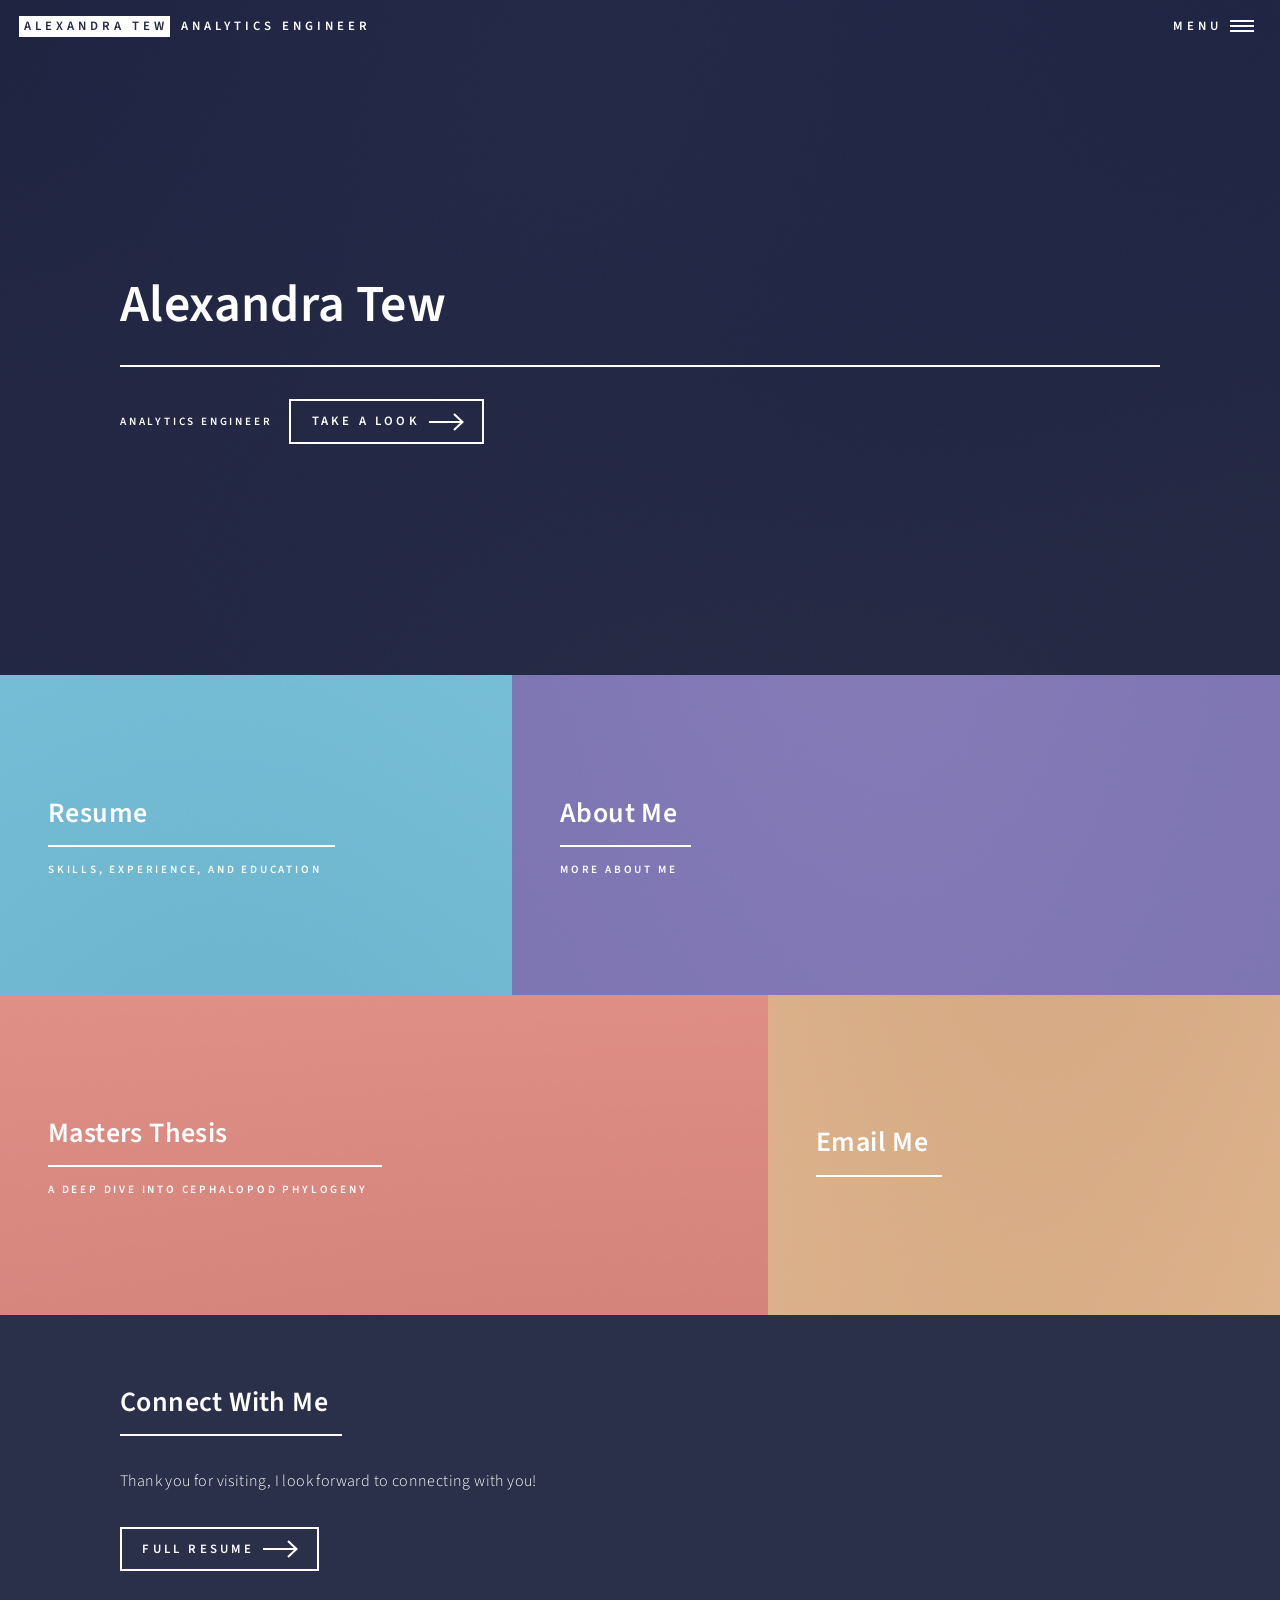
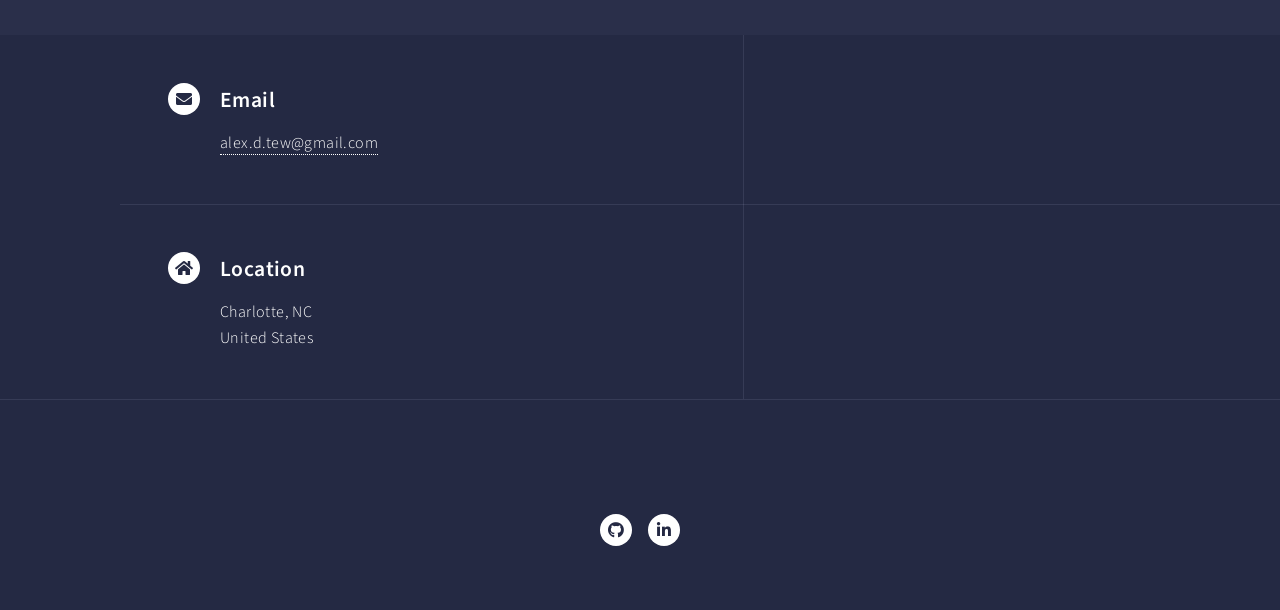
<file: index.html>
<!DOCTYPE HTML>
<html>
	<style>	  
	    #header .icons {
	      display: inline-block;
	      list-style: none;
	      padding: 0;
	    }
	  
	    #header .icons li {
	      display: inline-block;
	      margin-right: 10px; /* Adjust the margin-right value as needed */
	    }
	</style>
	<head>
		<title>Resume of Alexandra Tew</title>
		<meta charset="utf-8" />
		<meta name="viewport" content="width=device-width, initial-scale=1, user-scalable=no" />
		<link rel="stylesheet" href="assets/css/main.css" />
		<noscript><link rel="stylesheet" href="assets/css/noscript.css" /></noscript>
	</head>
	<body class="is-preload">

		<!-- Wrapper -->
			<div id="wrapper">

				<!-- Header -->
					<header id="header" class="alt">
						<a href="index.html" class="logo"><strong>Alexandra Tew</strong> <span>Analytics Engineer</span></a>
						<nav>
							<a href="#menu">Menu</a>
						</nav>
					</header>

				<!-- Menu -->
					<nav id="menu">
						<ul class="links">
							<li><a href="index.html">Home</a></li>
							<li><a href="resume.html">Resume</a></li>
							<li><a href="aboutme.html">About Me</a></li>
							<li><a href="thesis.html">Masters Thesis</a></li>
						</ul>
					</nav>

				<!-- Banner -->
					<section id="banner" class="major">
						<div class="inner">
							<header class="major">
								<h1>Alexandra Tew</h1>
							</header>
							<div class="content">
								<p>Analytics Engineer</p>
								<ul class="actions">
									<li><a href="#one" class="button next scrolly">Take a Look</a></li>
								</ul>
							</div>
						</div>
					</section>

				<!-- Main -->
					<div id="main">

						<!-- One -->
							<section id="one" class="tiles">
								<article>
									<span class="image">
										<img src="images/pic01.jpg" alt="" />
									</span>
									<header class="major">
										<h3><a href="resume.html" class="link">Resume</a></h3>
										<p>Skills, Experience, and Education</p>
									</header>
								</article>
								<article>
									<span class="image">
										<img src="images/pic02.jpg" alt="" />
									</span>
									<header class="major">
										<h3><a href="aboutme.html" class="link">About Me</a></h3>
										<p>More about me</p>
									</header>
								</article>
								<article>
									<span class="image">
										<img src="images/pic03.jpg" alt="" />
									</span>
									<header class="major">
										<h3><a href="thesis.html" class="link">Masters Thesis</a></h3>
										<p>A deep dive into cephalopod phylogeny</p>
									</header>
								</article>
								<article>
									<span class="image">
										<img src="images/pic04.jpg" alt="" />
									</span>
									<header class="major">
										<h3><a href="mailto:alex.d.tew@gmail.com">Email Me</a></h3>
									</header>
								</article>
							</section>

						<!-- Two  -->
							<section id="two">
								<div class="inner">
									<header class="major">
										<h2>Connect With Me</h2>
									</header>
									<p>Thank you for visiting, I look forward to connecting with you!</p></p>
									<ul class="actions">
										<li><a href="resume.html" class="button next">Full Resume</a></li>
									</ul> 
								</div>
							</section>

					</div>

				<!-- Contact -->
					<section id="contact">
						<div class="inner">
							<section class="split">
								<section>
									<div class="contact-method">
										<span class="icon solid alt fa-envelope"></span>
										<h3>Email</h3>
										<a href="#">alex.d.tew@gmail.com</a>
									</div>
								</section>
								<section>
									<div class="contact-method">
										<span class="icon solid alt fa-home"></span>
										<h3>Location</h3>
										<span>Charlotte, NC<br />
										United States</span>
									</div>
								</section>
							</section>
						</div>
					</section>

				<!-- Footer -->
				<style>
					#footer {
						text-align: center;
						margin-top: 50px; /* Adjust the margin-top value as needed */
					}
					#footer .inner {
						display: flex;
						justify-content: center;  /* Centers all icons horizontally */
						align-items: center;  /* Ensures vertical alignment */
						gap: 15px;  /* Adds space between icons */
					}
					
					.icons {
						display: flex; /* Ensures icons are evenly spaced */
						justify-content: center;
						align-items: center;
						padding: 0;
						list-style: none;
					}
					
					.icons li {
						display: flex;
						align-items: center;
						justify-content: center;
					}

					.icons li a[href*="tableau.com"]{
						display: flex;
						align-items: center;
						justify-content: center;
						text-decoration: none !important;
						border-bottom: none !important;
						outline: none !important;
					}
					
					.icons li a img.tableau-icon {
						display: inline-block;
						border: none !important; /* Ensures it doesn’t behave like text */
						text-decoration: none !important;
						border-bottom: none !important;
					}	

					.tableau-icon {
						width: 90px; /* Adjust size as needed */
						height: auto;
						display: inline-block; /* Matches Font Awesome behavior */
						text-decoration: none !important;
						border-bottom: none !important;
					}
				</style>
				<footer id="footer">
					<div class="inner">
						<ul class="icons">
							<li>
								<a href="https://github.com/AlexandraTew" target= "_blank" class="icon brands alt fa-github"><span class="label">GitHub</span></a>
							</li>
							<li>
								<a href="https://www.linkedin.com/in/alexandratew/" target= "_blank" class="icon brands alt fa-linkedin-in"><span class="label">LinkedIn</span></a>
							</li>
						</ul>	
					</div>
				</footer>					
			</div>

		<!-- Scripts -->
			<script src="assets/js/jquery.min.js"></script>
			<script src="assets/js/jquery.scrolly.min.js"></script>
			<script src="assets/js/jquery.scrollex.min.js"></script>
			<script src="assets/js/browser.min.js"></script>
			<script src="assets/js/breakpoints.min.js"></script>
			<script src="assets/js/util.js"></script>
			<script src="assets/js/main.js"></script>

	</body>
</html>
</file>
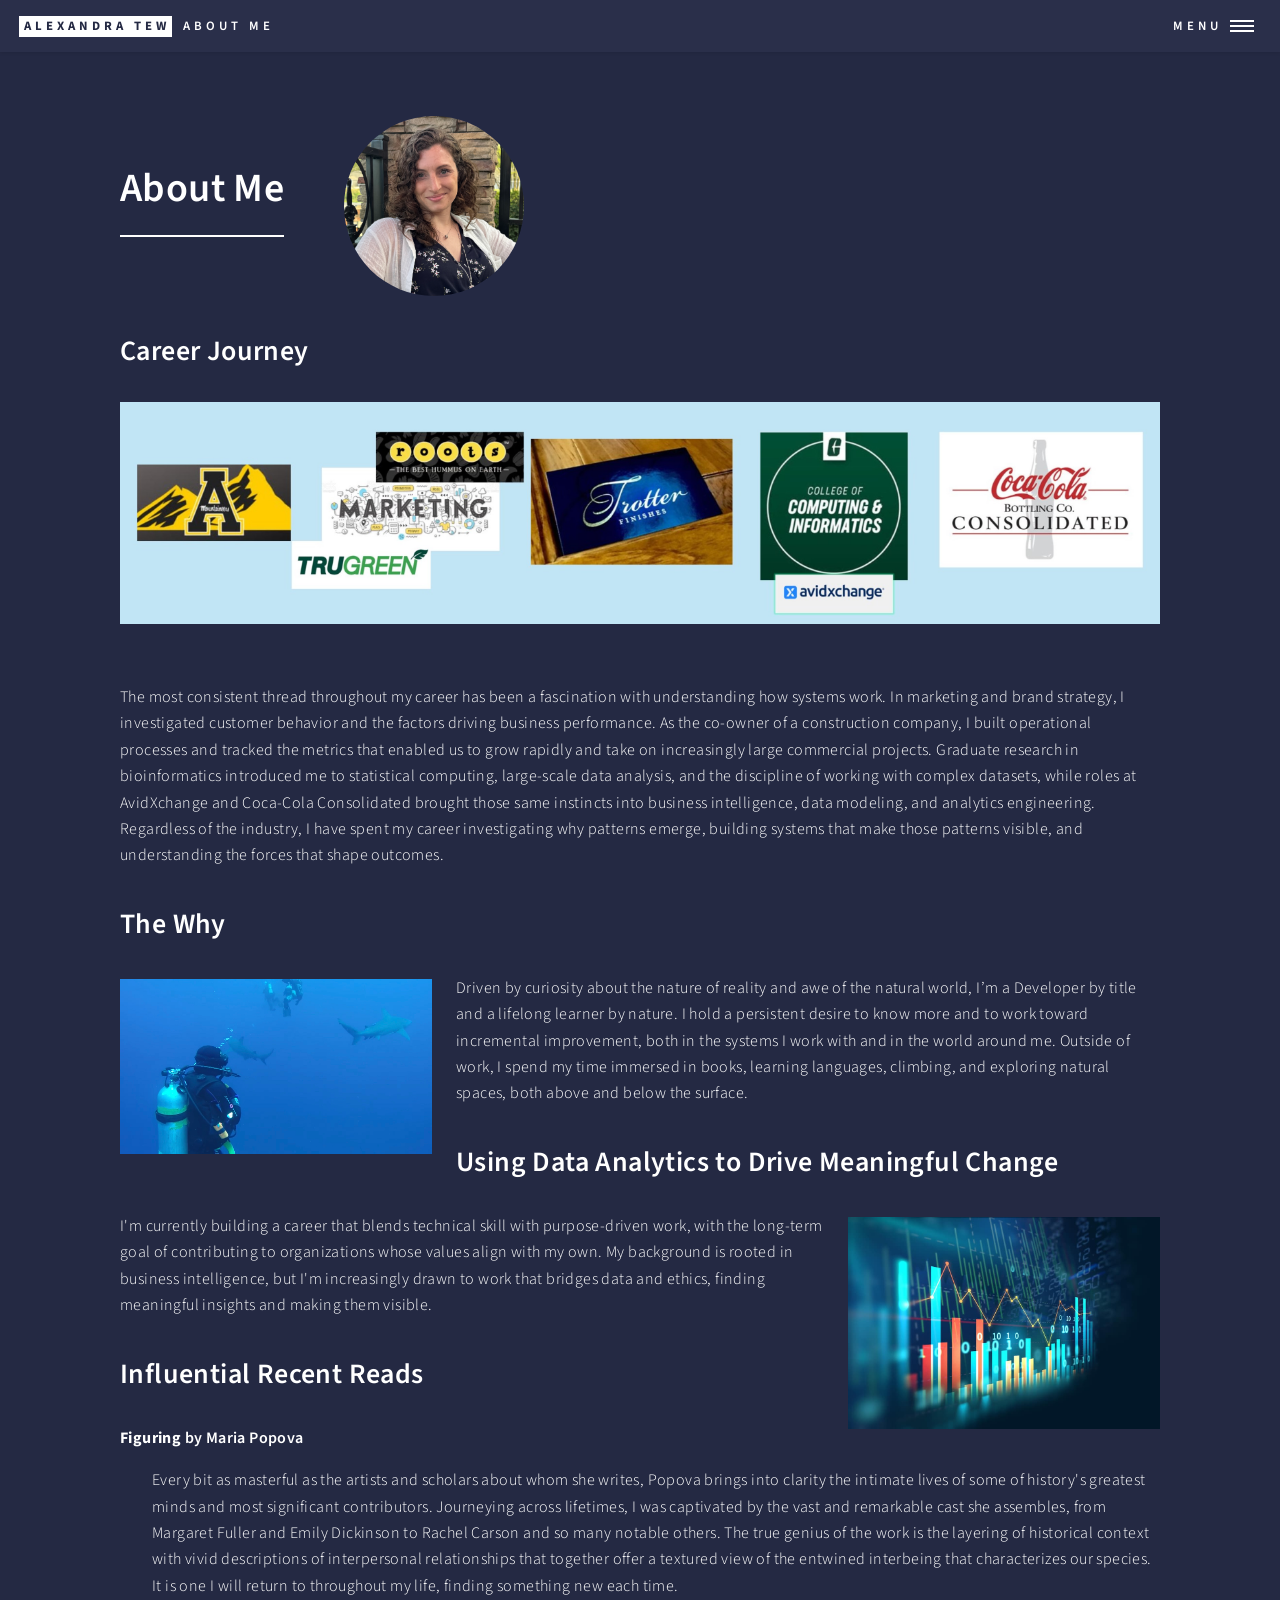
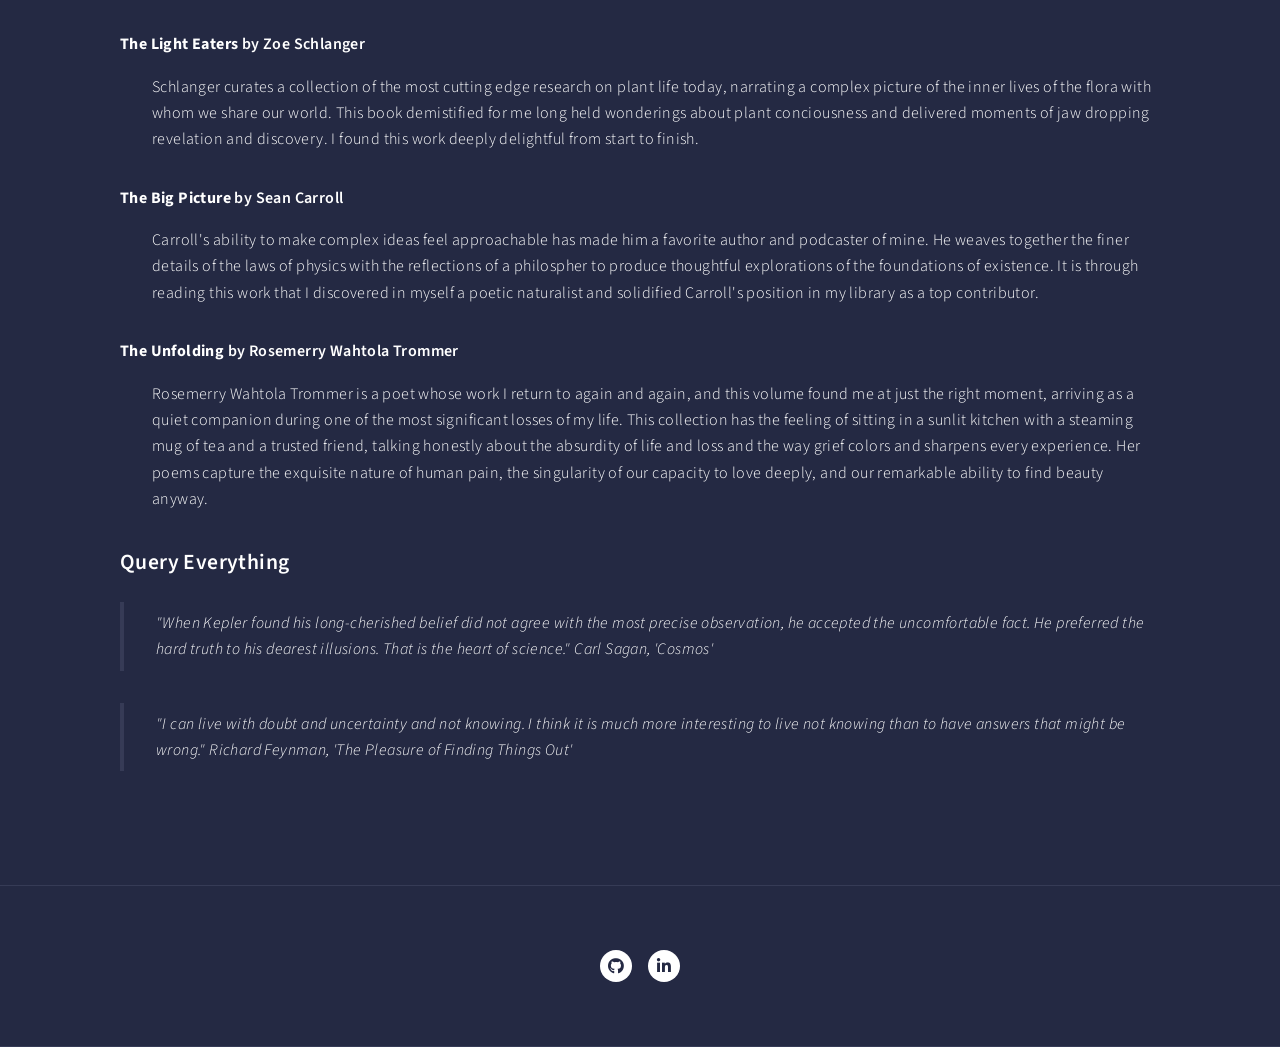
<file: aboutme.html>
<!DOCTYPE HTML>
<html>
	<head>
		<title>About Me Alexandra Tew</title>
		<meta charset="utf-8" />
		<meta name="viewport" content="width=device-width, initial-scale=1, user-scalable=no" />
		<link rel="stylesheet" href="assets/css/main.css" />
		<noscript><link rel="stylesheet" href="assets/css/noscript.css" /></noscript>
	</head>
	<body class="is-preload">

	<!-- Wrapper -->
		<div id="wrapper">

			<!-- Header -->
				<header id="header">
					<a href="index.html" class="logo"><strong>Alexandra Tew</strong> <span>About Me</span></a>
					<nav>
						<a href="#menu">Menu</a>
					</nav>
				</header>

			<!-- Menu -->
				<nav id="menu">
					<ul class="links">
						<li><a href="index.html">Home</a></li>
						<li><a href="resume.html">Resume</a></li>
						<li><a href="aboutme.html">About Me</a></li>
						<li><a href="thesis.html">Masters Thesis</a></li>
					</ul>
				</nav>

			<!-- Main -->
				<div id="main" class="alt">

					<!-- Elements -->
					<section id="one">
						<div class="inner">
							<header class="major" style="display: flex; align-items: center; justify-content: space-between;">
								<h1>About Me</h1>
								<img src="images/headshot.jpeg" alt="Alexandra Tew" style="width: 180px; height: 180px; object-fit: cover; border-radius: 50%; flex-shrink: 0; margin-left: 60px;" />
							</header>

						<!-- <div class="inner">
							<!-- <div class="row gtr-200"> -->
							<!-- <header class="major">
								<h1>About Me</h1>
								<img src="images/headshot.jpeg" alt="Alexandra Tew" style="position: absolute; top: 0; right: 0; width: 120px; height: 120px; object-fit: cover; border-radius: 50%;" />
							</header> -->

							<div class="col-6 col-12-medium">
								
								<!-- Image -->
								<h2>Career Journey</h2>
								<p><span class="image center"><img src="images/careerjourneyblue.jpg" alt="Career Journey" style="width: 100%; height: auto; display: block; margin: 0 auto 20px auto;"/>
									<p>The most consistent thread throughout my career has been a fascination with understanding how systems work. In marketing and brand strategy, I investigated customer behavior and the factors driving business performance. As the co-owner of a construction company, I built operational processes and tracked the metrics that enabled us to grow rapidly and take on increasingly large commercial projects. Graduate research in bioinformatics introduced me to statistical computing, large-scale data analysis, and the discipline of working with complex datasets, while roles at AvidXchange and Coca-Cola Consolidated brought those same instincts into business intelligence, data modeling, and analytics engineering. Regardless of the industry, I have spent my career investigating why patterns emerge, building systems that make those patterns visible, and understanding the forces that shape outcomes.</p>
									
								<div>	
									<h2>The Why</h2>
									<p><span class="image left"><img src="images/SharkDive.jpg" alt="" /></span>Driven by curiosity about the nature of reality and awe of the natural world, I’m a Developer by title and a lifelong learner by nature. I hold a persistent desire to know more and to work toward incremental improvement, both in the systems I work with and in the world around me. Outside of work, I spend my time immersed in books, learning languages, climbing, and exploring natural spaces, both above and below the surface. </p>
								</div>
								<div>
									<h2>Using Data Analytics to Drive Meaningful Change</h2>
									<p><span class="image right"><img src="images/datascience.jpg" alt="" /></span>I'm currently building a career that blends technical skill with purpose-driven work, with the long-term goal of contributing to organizations whose values align with my own. My background is rooted in business intelligence, but I'm increasingly drawn to work that bridges data and ethics, finding meaningful insights and making them visible.</p>
									</code></pre>
								</div>

								<!-- Text stuff -->
								<h2>Influential Recent Reads</h2>
								<dl>
									<dt><strong style="font-weight: bold;">Figuring</strong> by Maria Popova </dt>
									<dd>
										<p>Every bit as masterful as the artists and scholars about whom she writes, Popova brings into clarity the intimate lives of some of history's greatest minds and most significant contributors. Journeying across lifetimes, I was captivated by the vast and remarkable cast she assembles, from Margaret Fuller and Emily Dickinson to Rachel Carson and so many notable others. The true genius of the work is the layering of historical context with vivid descriptions of interpersonal relationships that together offer a textured view of the entwined interbeing that characterizes our species. It is one I will return to throughout my life, finding something new each time.</p>
									</dd>
									<dt><strong>The Light Eaters</strong> by Zoe Schlanger</dt>
									<dd>
										<p>Schlanger curates a collection of the most cutting edge research on plant life today, narrating a complex picture of the inner lives of the flora with whom we share our world. This book demistified for me long held wonderings about plant conciousness and delivered moments of jaw dropping revelation and discovery. I found this work deeply delightful from start to finish.</p>
									</dd>
									<dt><strong>The Big Picture</strong> by Sean Carroll</dt>
									<dd>
										<p>Carroll's ability to make complex ideas feel approachable has made him a favorite author and podcaster of mine. He weaves together the finer details of the laws of physics with the reflections of a philospher to produce thoughtful explorations of the foundations of existence. It is through reading this work that I discovered in myself a poetic naturalist and solidified Carroll's position in my library as a top contributor.</p>
									</dd>
									<dt><strong>The Unfolding</strong> by Rosemerry Wahtola Trommer</dt>
									<dd>
										<p>Rosemerry Wahtola Trommer is a poet whose work I return to again and again, and this volume found me at just the right moment, arriving as a quiet companion during one of the most significant losses of my life. This collection has the feeling of sitting in a sunlit kitchen with a steaming mug of tea and a trusted friend, talking honestly about the absurdity of life and loss and the way grief colors and sharpens every experience. Her poems capture the exquisite nature of human pain, the singularity of our capacity to love deeply, and our remarkable ability to find beauty anyway.</p>
									</dd>
								</dl>

								<!-- Blockquote -->
								<h3>Query Everything</h3>
								<blockquote>"When Kepler found his long-cherished belief did not agree with the most precise observation, he accepted the uncomfortable fact. He preferred the hard truth to his dearest illusions. That is the heart of science." Carl Sagan, 'Cosmos'</blockquote>
								<blockquote>"I can live with doubt and uncertainty and not knowing. I think it is much more interesting to live not knowing than to have answers that might be wrong." Richard Feynman, 'The Pleasure of Finding Things Out'</blockquote>
							</div>

						</div>
					</section>
					<!-- Footer -->
					<style>
						strong {
    						font-weight: bold;
						}

						#footer {
							text-align: center;
							margin-top: 50px; /* Adjust the margin-top value as needed */
						}
						#footer .inner {
							display: flex;
							justify-content: center;  /* Centers all icons horizontally */
							align-items: center;  /* Ensures vertical alignment */
							gap: 15px;  /* Adds space between icons */
						}
						
						.icons {
							display: flex; /* Ensures icons are evenly spaced */
							justify-content: center;
							align-items: center;
							padding: 0;
							list-style: none;
						}
						
						.icons li {
							display: flex;
							align-items: center;
							justify-content: center;
						}

						.icons li a[href*="tableau.com"]{
							display: flex;
							align-items: center;
							justify-content: center;
							text-decoration: none !important;
							border-bottom: none !important;
							outline: none !important;
						}
						
						.icons li a img.tableau-icon {
							display: inline-block;
							border: none !important; /* Ensures it doesn’t behave like text */
							text-decoration: none !important;
							border-bottom: none !important;
						}	

						.tableau-icon {
							width: 90px; /* Adjust size as needed */
							height: auto;
							display: inline-block; /* Matches Font Awesome behavior */
							text-decoration: none !important;
							border-bottom: none !important;
						}
					</style>
					<footer id="footer">
						<div class="inner">
							<ul class="icons">
								<li>
									<a href="https://github.com/AlexandraTew" target= "_blank" class="icon brands alt fa-github"><span class="label">GitHub</span></a>
								</li>
								<li>
									<a href="https://www.linkedin.com/in/alexandratew/" target= "_blank" class="icon brands alt fa-linkedin-in"><span class="label">LinkedIn</span></a>
								</li>
							</ul>	
						</div>
					</footer>					
				</div>
		</div>

			<!-- Scripts -->
				<script src="assets/js/jquery.min.js"></script>
				<script src="assets/js/jquery.scrolly.min.js"></script>
				<script src="assets/js/jquery.scrollex.min.js"></script>
				<script src="assets/js/browser.min.js"></script>
				<script src="assets/js/breakpoints.min.js"></script>
				<script src="assets/js/util.js"></script>
				<script src="assets/js/main.js"></script>
	</body>
</html>
</file>
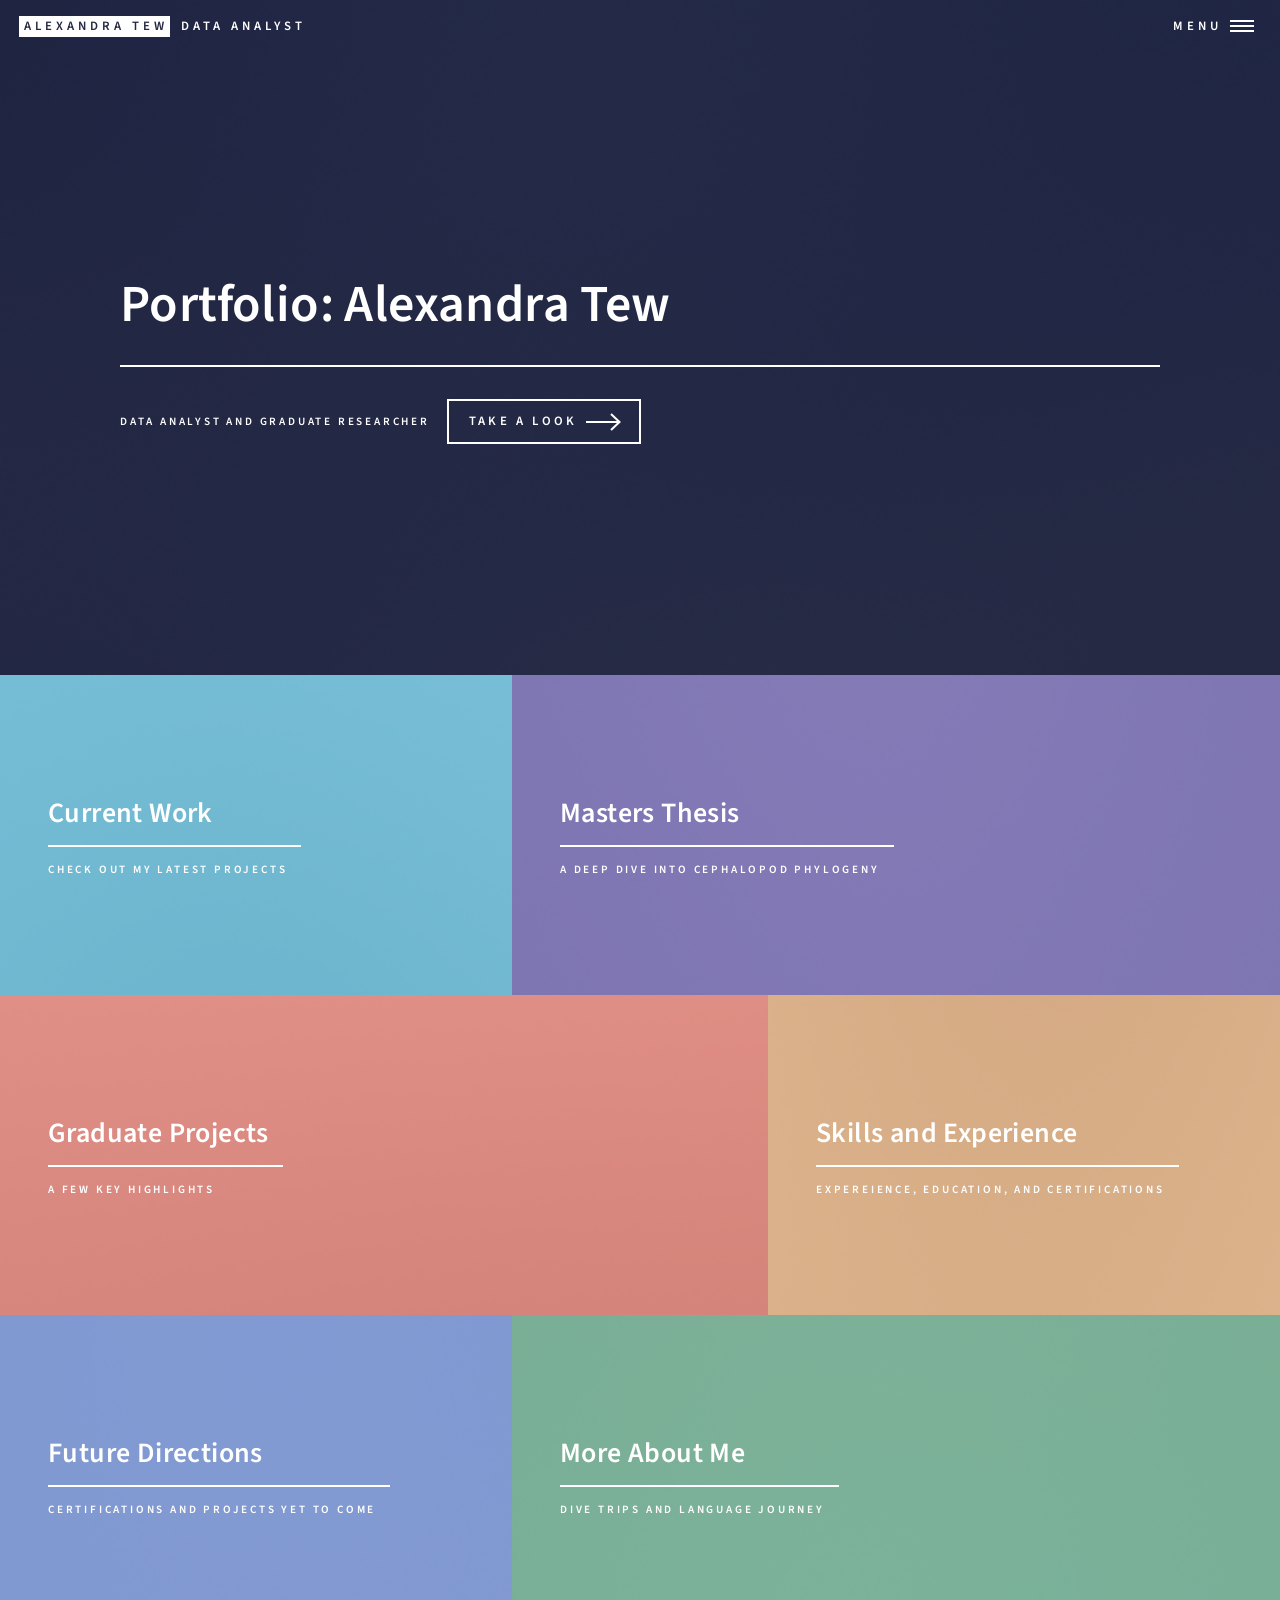
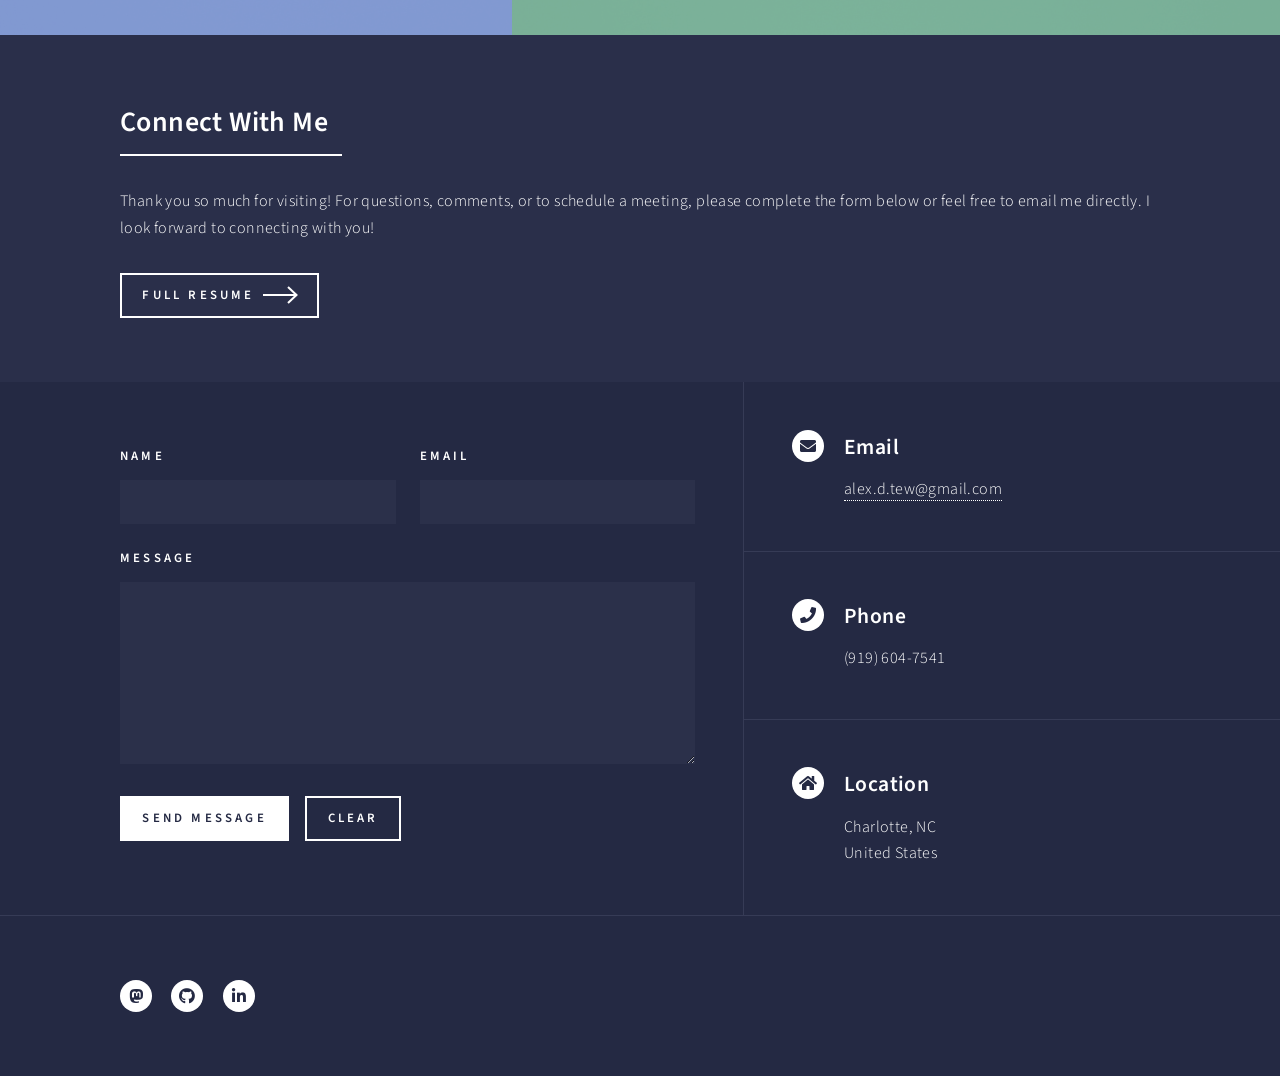
<file: futureindex.html>
<!DOCTYPE HTML>
<html>
	<head>
		<title>Portfolio of Alexandra Tew</title>
		<meta charset="utf-8" />
		<meta name="viewport" content="width=device-width, initial-scale=1, user-scalable=no" />
		<link rel="stylesheet" href="assets/css/main.css" />
		<noscript><link rel="stylesheet" href="assets/css/noscript.css" /></noscript>
	</head>
	<body class="is-preload">

		<!-- Wrapper -->
			<div id="wrapper">

				<!-- Header -->
					<header id="header" class="alt">
						<a href="index.html" class="logo"><strong>Alexandra Tew</strong> <span>Data Analyst</span></a>
						<nav>
							<a href="#menu">Menu</a>
						</nav>
					</header>

				<!-- Menu -->
					<nav id="menu">
						<ul class="links">
							<li><a href="index.html">Home</a></li>
							<li><a href="resume2.html">Resume</a></li>
							<li><a href="generic.html">Current Projects</a></li>
							<li><a href="thesis.html">Masters Thesis</a></li>
						</ul>
					</nav>

				<!-- Banner -->
					<section id="banner" class="major">
						<div class="inner">
							<header class="major">
								<h1>Portfolio: Alexandra Tew</h1>
							</header>
							<div class="content">
								<p>Data Analyst and Graduate Researcher</p>
								<ul class="actions">
									<li><a href="#one" class="button next scrolly">Take a Look</a></li>
								</ul>
							</div>
						</div>
					</section>

				<!-- Main -->
					<div id="main">

						<!-- One -->
							<section id="one" class="tiles">
								<article>
									<span class="image">
										<img src="images/pic01.jpg" alt="" />
									</span>
									<header class="major">
										<h3><a href="elements.html" class="link">Current Work</a></h3>
										<p>Check out my latest projects</p>
									</header>
								</article>
								<article>
									<span class="image">
										<img src="images/pic02.jpg" alt="" />
									</span>
									<header class="major">
										<h3><a href="cephalopods.html" class="link">Masters Thesis</a></h3>
										<p>A deep dive into Cephalopod Phylogeny</p>
									</header>
								</article>
								<article>
									<span class="image">
										<img src="images/pic03.jpg" alt="" />
									</span>
									<header class="major">
										<h3><a href="elements.html" class="link">Graduate Projects</a></h3>
										<p>A few key highlights</p>
									</header>
								</article>
								<article>
									<span class="image">
										<img src="images/pic04.jpg" alt="" />
									</span>
									<header class="major">
										<h3><a href="generic.html" class="link">Skills and Experience</a></h3>
										<p>Expereience, Education, and Certifications</p>
									</header>
								</article>
								<article>
									<span class="image">
										<img src="images/pic05.jpg" alt="" />
									</span>
									<header class="major">
										<h3><a href="landing.html" class="link">Future Directions</a></h3>
										<p>Certifications and projects yet to come</p>
									</header>
								</article>
								<article>
									<span class="image">
										<img src="images/pic06.jpg" alt="" />
									</span>
									<header class="major">
										<h3><a href="aboutme.html" class="link">More About Me</a></h3>
										<p>Dive Trips and Language Journey</p>
									</header>
								</article>
							</section>

						<!-- Two -->
							<section id="two">
								<div class="inner">
									<header class="major">
										<h2>Connect With Me</h2>
									</header>
									<p>Thank you so much for visiting! For questions, comments, or to schedule a meeting, please complete the form below or feel free to email me directly. I look forward to connecting with you!</p></p>
									<ul class="actions">
										<li><a href="resume.html" class="button next">Full Resume</a></li>
									</ul>
								</div>
							</section>

					</div>

				<!-- Contact -->
					<section id="contact">
						<div class="inner">
							<section>
								<form method="post" action="#">
									<div class="fields">
										<div class="field half">
											<label for="name">Name</label>
											<input type="text" name="name" id="name" />
										</div>
										<div class="field half">
											<label for="email">Email</label>
											<input type="text" name="email" id="email" />
										</div>
										<div class="field">
											<label for="message">Message</label>
											<textarea name="message" id="message" rows="6"></textarea>
										</div>
									</div>
									<ul class="actions">
										<li><input type="submit" value="Send Message" class="primary" name="submitBtn"/></li>
										<li><input type="reset" value="Clear" /></li>
									</ul>
								</form>
							</section>
							<section class="split">
								<section>
									<div class="contact-method">
										<span class="icon solid alt fa-envelope"></span>
										<h3>Email</h3>
										<a href="#">alex.d.tew@gmail.com</a>
									</div>
								</section>
								<section>
									<div class="contact-method">
										<span class="icon solid alt fa-phone"></span>
										<h3>Phone</h3>
										<span>(919) 604-7541</span>
									</div>
								</section>
								<section>
									<div class="contact-method">
										<span class="icon solid alt fa-home"></span>
										<h3>Location</h3>
										<span>Charlotte, NC<br />
										United States</span>
									</div>
								</section>
							</section>
						</div>
					</section>

				<!-- Footer -->
					<footer id="footer">
						<div class="inner">
							<ul class="icons">
								<li><a href="https://sigmoid.social/@AlexandraTew" target= "_blank" class="icon brands alt fa-mastodon"><span class="label">Mastodon</span></a></li>
								<li><a href="https://github.com/AlexandraTew" target= "_blank" class="icon brands alt fa-github"><span class="label">GitHub</span></a></li>
								<li><a href="https://www.linkedin.com/in/alexandratew/" target= "_blank" class="icon brands alt fa-linkedin-in"><span class="label">LinkedIn</span></a></li>
						</div>
					</footer>

			</div>

		<!-- Scripts -->
			<script src="assets/js/jquery.min.js"></script>
			<script src="assets/js/jquery.scrolly.min.js"></script>
			<script src="assets/js/jquery.scrollex.min.js"></script>
			<script src="assets/js/browser.min.js"></script>
			<script src="assets/js/breakpoints.min.js"></script>
			<script src="assets/js/util.js"></script>
			<script src="assets/js/main.js"></script>

	</body>
</html>
</file>
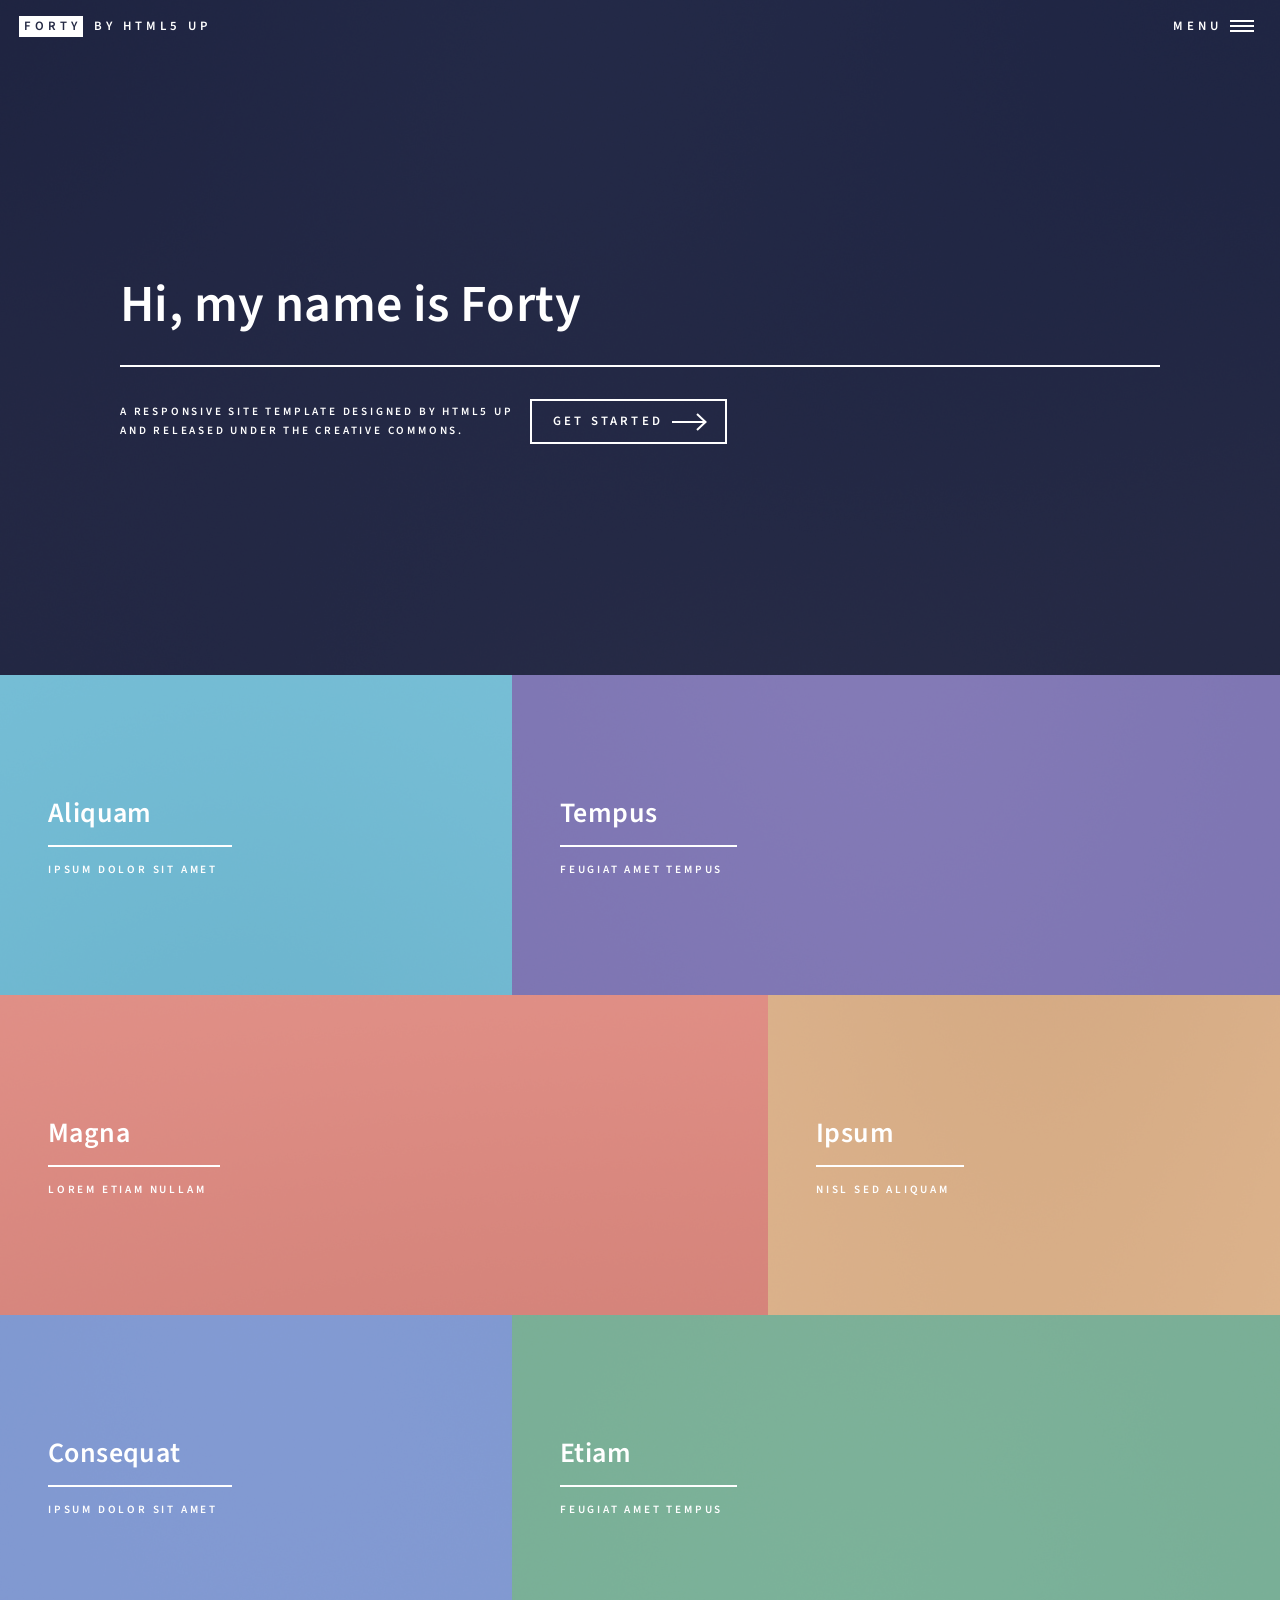
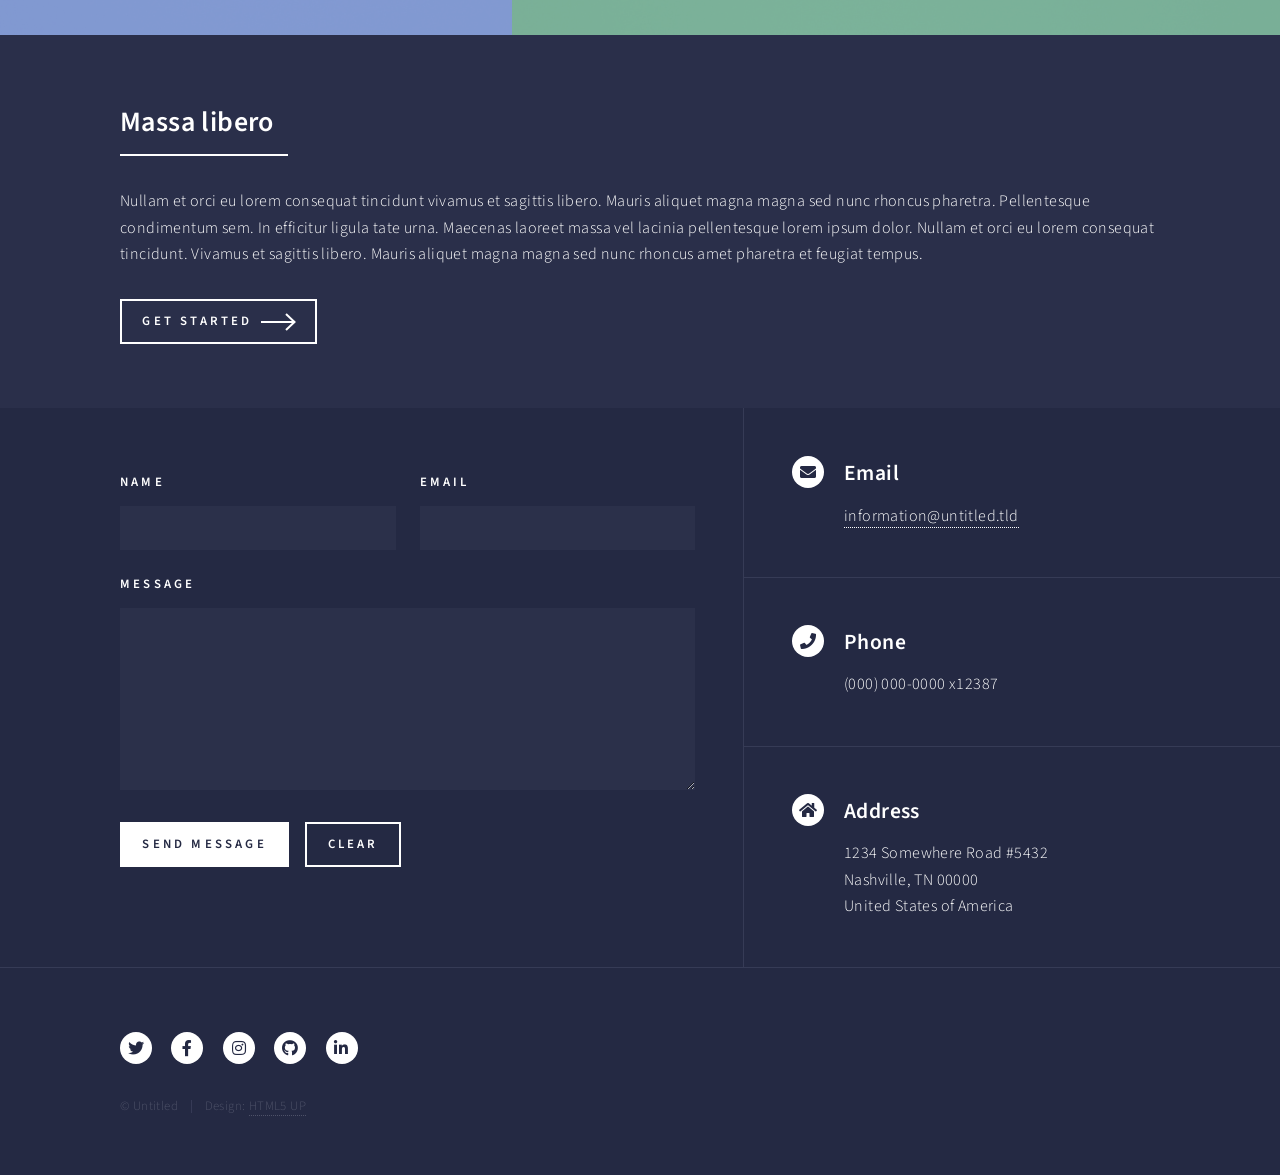
<file: indexTemplate.html>
<!DOCTYPE HTML>
<!--
	Forty by HTML5 UP
	html5up.net | @ajlkn
	Free for personal and commercial use under the CCA 3.0 license (html5up.net/license)
-->
<html>
	<head>
		<title>Forty by HTML5 UP</title>
		<meta charset="utf-8" />
		<meta name="viewport" content="width=device-width, initial-scale=1, user-scalable=no" />
		<link rel="stylesheet" href="assets/css/main.css" />
		<noscript><link rel="stylesheet" href="assets/css/noscript.css" /></noscript>
	</head>
	<body class="is-preload">

		<!-- Wrapper -->
			<div id="wrapper">

				<!-- Header -->
					<header id="header" class="alt">
						<a href="index.html" class="logo"><strong>Forty</strong> <span>by HTML5 UP</span></a>
						<nav>
							<a href="#menu">Menu</a>
						</nav>
					</header>

				<!-- Menu -->
					<nav id="menu">
						<ul class="links">
							<li><a href="index.html">Home</a></li>
							<li><a href="landing.html">Landing</a></li>
							<li><a href="generic.html">Generic</a></li>
							<li><a href="elements.html">Elements</a></li>
						</ul>
						<ul class="actions stacked">
							<li><a href="#" class="button primary fit">Get Started</a></li>
							<li><a href="#" class="button fit">Log In</a></li>
						</ul>
					</nav>

				<!-- Banner -->
					<section id="banner" class="major">
						<div class="inner">
							<header class="major">
								<h1>Hi, my name is Forty</h1>
							</header>
							<div class="content">
								<p>A responsive site template designed by HTML5 UP<br />
								and released under the Creative Commons.</p>
								<ul class="actions">
									<li><a href="#one" class="button next scrolly">Get Started</a></li>
								</ul>
							</div>
						</div>
					</section>

				<!-- Main -->
					<div id="main">

						<!-- One -->
							<section id="one" class="tiles">
								<article>
									<span class="image">
										<img src="images/pic01.jpg" alt="" />
									</span>
									<header class="major">
										<h3><a href="landing.html" class="link">Aliquam</a></h3>
										<p>Ipsum dolor sit amet</p>
									</header>
								</article>
								<article>
									<span class="image">
										<img src="images/pic02.jpg" alt="" />
									</span>
									<header class="major">
										<h3><a href="landing.html" class="link">Tempus</a></h3>
										<p>feugiat amet tempus</p>
									</header>
								</article>
								<article>
									<span class="image">
										<img src="images/pic03.jpg" alt="" />
									</span>
									<header class="major">
										<h3><a href="landing.html" class="link">Magna</a></h3>
										<p>Lorem etiam nullam</p>
									</header>
								</article>
								<article>
									<span class="image">
										<img src="images/pic04.jpg" alt="" />
									</span>
									<header class="major">
										<h3><a href="landing.html" class="link">Ipsum</a></h3>
										<p>Nisl sed aliquam</p>
									</header>
								</article>
								<article>
									<span class="image">
										<img src="images/pic05.jpg" alt="" />
									</span>
									<header class="major">
										<h3><a href="landing.html" class="link">Consequat</a></h3>
										<p>Ipsum dolor sit amet</p>
									</header>
								</article>
								<article>
									<span class="image">
										<img src="images/pic06.jpg" alt="" />
									</span>
									<header class="major">
										<h3><a href="landing.html" class="link">Etiam</a></h3>
										<p>Feugiat amet tempus</p>
									</header>
								</article>
							</section>

						<!-- Two -->
							<section id="two">
								<div class="inner">
									<header class="major">
										<h2>Massa libero</h2>
									</header>
									<p>Nullam et orci eu lorem consequat tincidunt vivamus et sagittis libero. Mauris aliquet magna magna sed nunc rhoncus pharetra. Pellentesque condimentum sem. In efficitur ligula tate urna. Maecenas laoreet massa vel lacinia pellentesque lorem ipsum dolor. Nullam et orci eu lorem consequat tincidunt. Vivamus et sagittis libero. Mauris aliquet magna magna sed nunc rhoncus amet pharetra et feugiat tempus.</p>
									<ul class="actions">
										<li><a href="landing.html" class="button next">Get Started</a></li>
									</ul>
								</div>
							</section>

					</div>

				<!-- Contact -->
					<section id="contact">
						<div class="inner">
							<section>
								<form method="post" action="#">
									<div class="fields">
										<div class="field half">
											<label for="name">Name</label>
											<input type="text" name="name" id="name" />
										</div>
										<div class="field half">
											<label for="email">Email</label>
											<input type="text" name="email" id="email" />
										</div>
										<div class="field">
											<label for="message">Message</label>
											<textarea name="message" id="message" rows="6"></textarea>
										</div>
									</div>
									<ul class="actions">
										<li><input type="submit" value="Send Message" class="primary" /></li>
										<li><input type="reset" value="Clear" /></li>
									</ul>
								</form>
							</section>
							<section class="split">
								<section>
									<div class="contact-method">
										<span class="icon solid alt fa-envelope"></span>
										<h3>Email</h3>
										<a href="#">information@untitled.tld</a>
									</div>
								</section>
								<section>
									<div class="contact-method">
										<span class="icon solid alt fa-phone"></span>
										<h3>Phone</h3>
										<span>(000) 000-0000 x12387</span>
									</div>
								</section>
								<section>
									<div class="contact-method">
										<span class="icon solid alt fa-home"></span>
										<h3>Address</h3>
										<span>1234 Somewhere Road #5432<br />
										Nashville, TN 00000<br />
										United States of America</span>
									</div>
								</section>
							</section>
						</div>
					</section>

				<!-- Footer -->
					<footer id="footer">
						<div class="inner">
							<ul class="icons">
								<li><a href="#" class="icon brands alt fa-twitter"><span class="label">Twitter</span></a></li>
								<li><a href="#" class="icon brands alt fa-facebook-f"><span class="label">Facebook</span></a></li>
								<li><a href="#" class="icon brands alt fa-instagram"><span class="label">Instagram</span></a></li>
								<li><a href="#" class="icon brands alt fa-github"><span class="label">GitHub</span></a></li>
								<li><a href="#" class="icon brands alt fa-linkedin-in"><span class="label">LinkedIn</span></a></li>
							</ul>
							<ul class="copyright">
								<li>&copy; Untitled</li><li>Design: <a href="https://html5up.net">HTML5 UP</a></li>
							</ul>
						</div>
					</footer>

			</div>

		<!-- Scripts -->
			<script src="assets/js/jquery.min.js"></script>
			<script src="assets/js/jquery.scrolly.min.js"></script>
			<script src="assets/js/jquery.scrollex.min.js"></script>
			<script src="assets/js/browser.min.js"></script>
			<script src="assets/js/breakpoints.min.js"></script>
			<script src="assets/js/util.js"></script>
			<script src="assets/js/main.js"></script>

	</body>
</html>
</file>
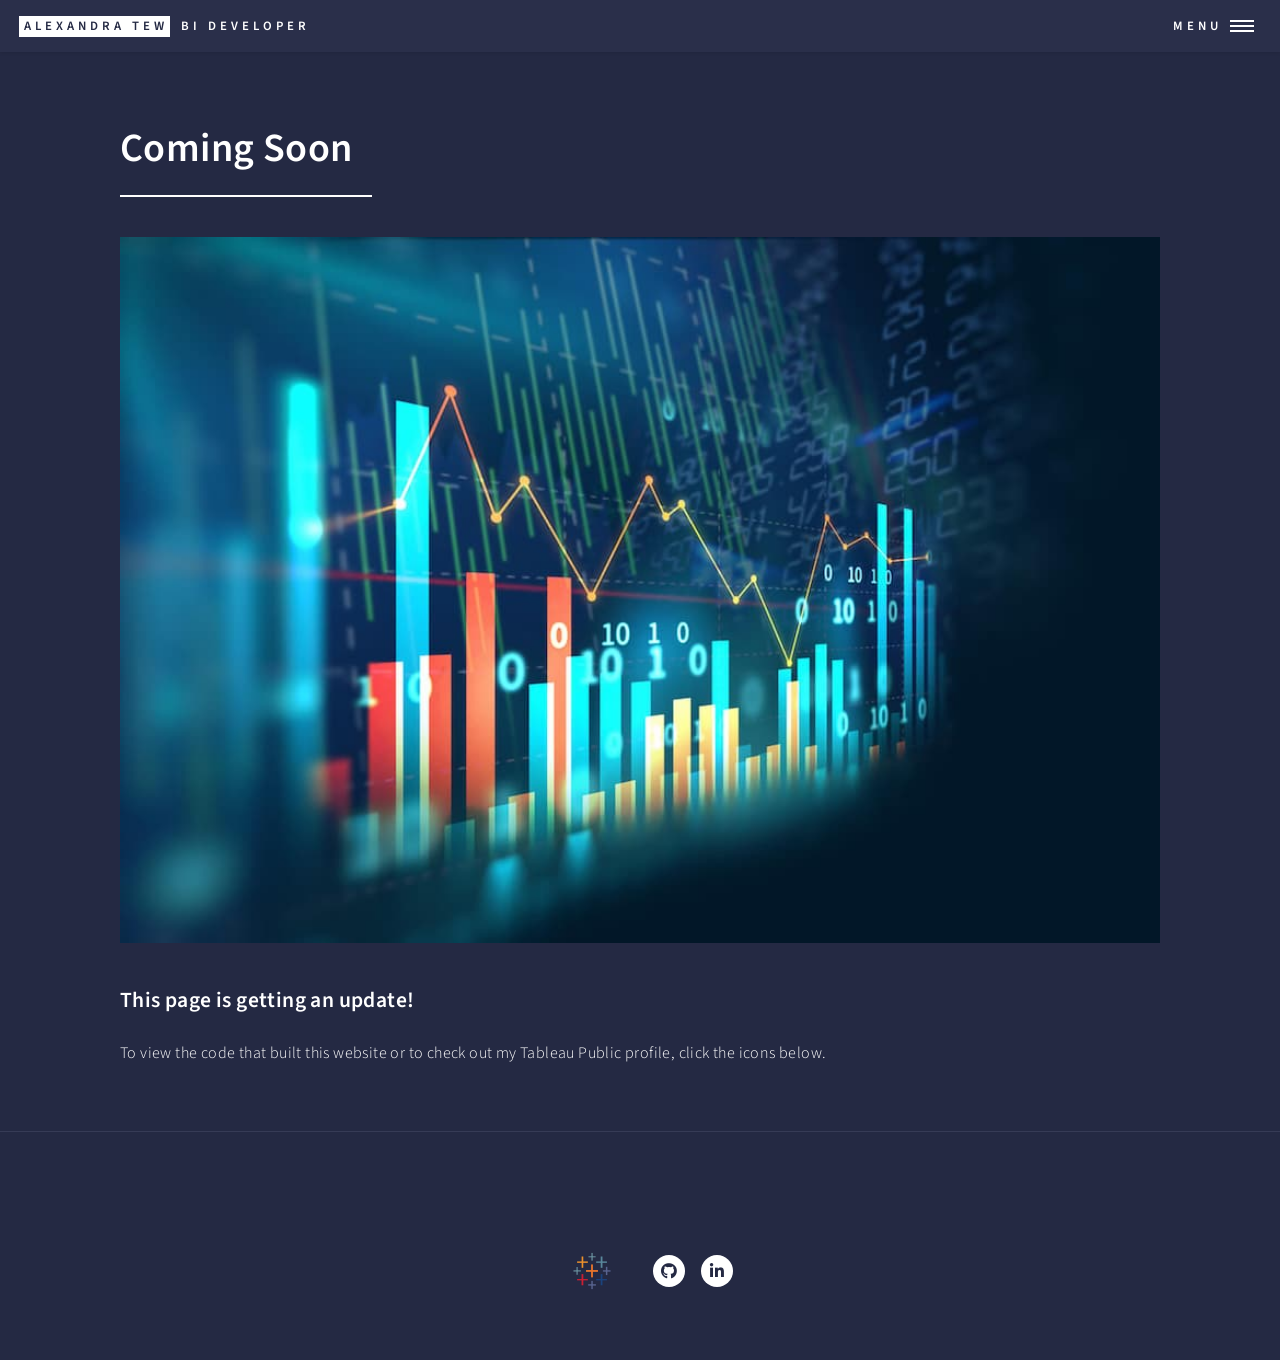
<file: projects.html>
<!DOCTYPE HTML>
<html>
	<head>
		<title>Alexandra Tew: Recent Projects</title>
		<meta charset="utf-8" />
		<meta name="viewport" content="width=device-width, initial-scale=1, user-scalable=no" />
		<link rel="stylesheet" href="assets/css/main.css" />
		<noscript><link rel="stylesheet" href="assets/css/noscript.css" /></noscript>
	</head>
	<body class="is-preload">

		<!-- Wrapper -->
			<div id="wrapper">

				<!-- Header -->
					<header id="header">
						<a href="index.html" class="logo"><strong>Alexandra Tew</strong> <span>BI Developer</span></a>
						<nav>
							<a href="#menu">Menu</a>
						</nav>
					</header>

				<!-- Menu -->
					<nav id="menu">
						<ul class="links">
							<li><a href="index.html">Home</a></li>
							<li><a href="resume.html">Resume</a></li>
							<li><a href="projects.html">About Me</a></li>
							<li><a href="thesis.html">Masters Thesis</a></li>
						</ul>
					</nav>

				<!-- Main -->
					<div id="main" class="alt">

						<!-- One -->
							<section id="one">
								<div class="inner">
									<header class="major">
										<h1>Coming Soon</h1>
									</header>
									<span class="image main"><img src="images/datascience.jpg" alt="" /></span>
									<h3>This page is getting an update!</h3>
									<p>To view the code that built this website or to check out my Tableau Public profile, click the icons below.</p>
									<!-- <li><a href="https://github.com/AlexandraTew" target= "_blank" class="icon brands alt fa-github"><span class="label">GitHub</span></a></li> -->
								</div>
							</section>
					</div>

					<!-- Footer -->
					<style>
						#footer {
							text-align: center;
							margin-top: 50px; /* Adjust the margin-top value as needed */
						}
						#footer .inner {
							display: flex;
							justify-content: center;  /* Centers all icons horizontally */
							align-items: center;  /* Ensures vertical alignment */
							gap: 15px;  /* Adds space between icons */
						}
						
						.icons {
							display: flex; /* Ensures icons are evenly spaced */
							justify-content: center;
							align-items: center;
							padding: 0;
							list-style: none;
						}
						
						.icons li {
							display: flex;
							align-items: center;
							justify-content: center;
						}

						.icons li a[href*="tableau.com"]{
							display: flex;
							align-items: center;
							justify-content: center;
							text-decoration: none !important;
							border-bottom: none !important;
							outline: none !important;
						}
						
						.icons li a img.tableau-icon {
							display: inline-block;
							border: none !important; /* Ensures it doesn’t behave like text */
							text-decoration: none !important;
							border-bottom: none !important;
						}	

						.tableau-icon {
							width: 90px; /* Adjust size as needed */
							height: auto;
							display: inline-block; /* Matches Font Awesome behavior */
							text-decoration: none !important;
							border-bottom: none !important;
						}
					</style>
					<footer id="footer">
						<div class="inner">
							<ul class="icons">
								<li>
									<a href="https://public.tableau.com/app/profile/alexandra.tew/" target="_blank">
										<img src="tableau_logo.png" alt="Tableau Public" class="tableau-icon">
									</a>
								</li>
								<li>
									<a href="https://github.com/AlexandraTew" target= "_blank" class="icon brands alt fa-github"><span class="label">GitHub</span></a>
								</li>
								<li>
									<a href="https://www.linkedin.com/in/alexandratew/" target= "_blank" class="icon brands alt fa-linkedin-in"><span class="label">LinkedIn</span></a>
								</li>
							</ul>	
						</div>
					</footer>					
			</div>

		<!-- Scripts -->
			<script src="assets/js/jquery.min.js"></script>
			<script src="assets/js/jquery.scrolly.min.js"></script>
			<script src="assets/js/jquery.scrollex.min.js"></script>
			<script src="assets/js/browser.min.js"></script>
			<script src="assets/js/breakpoints.min.js"></script>
			<script src="assets/js/util.js"></script>
			<script src="assets/js/main.js"></script>

	</body>
</html>
</file>
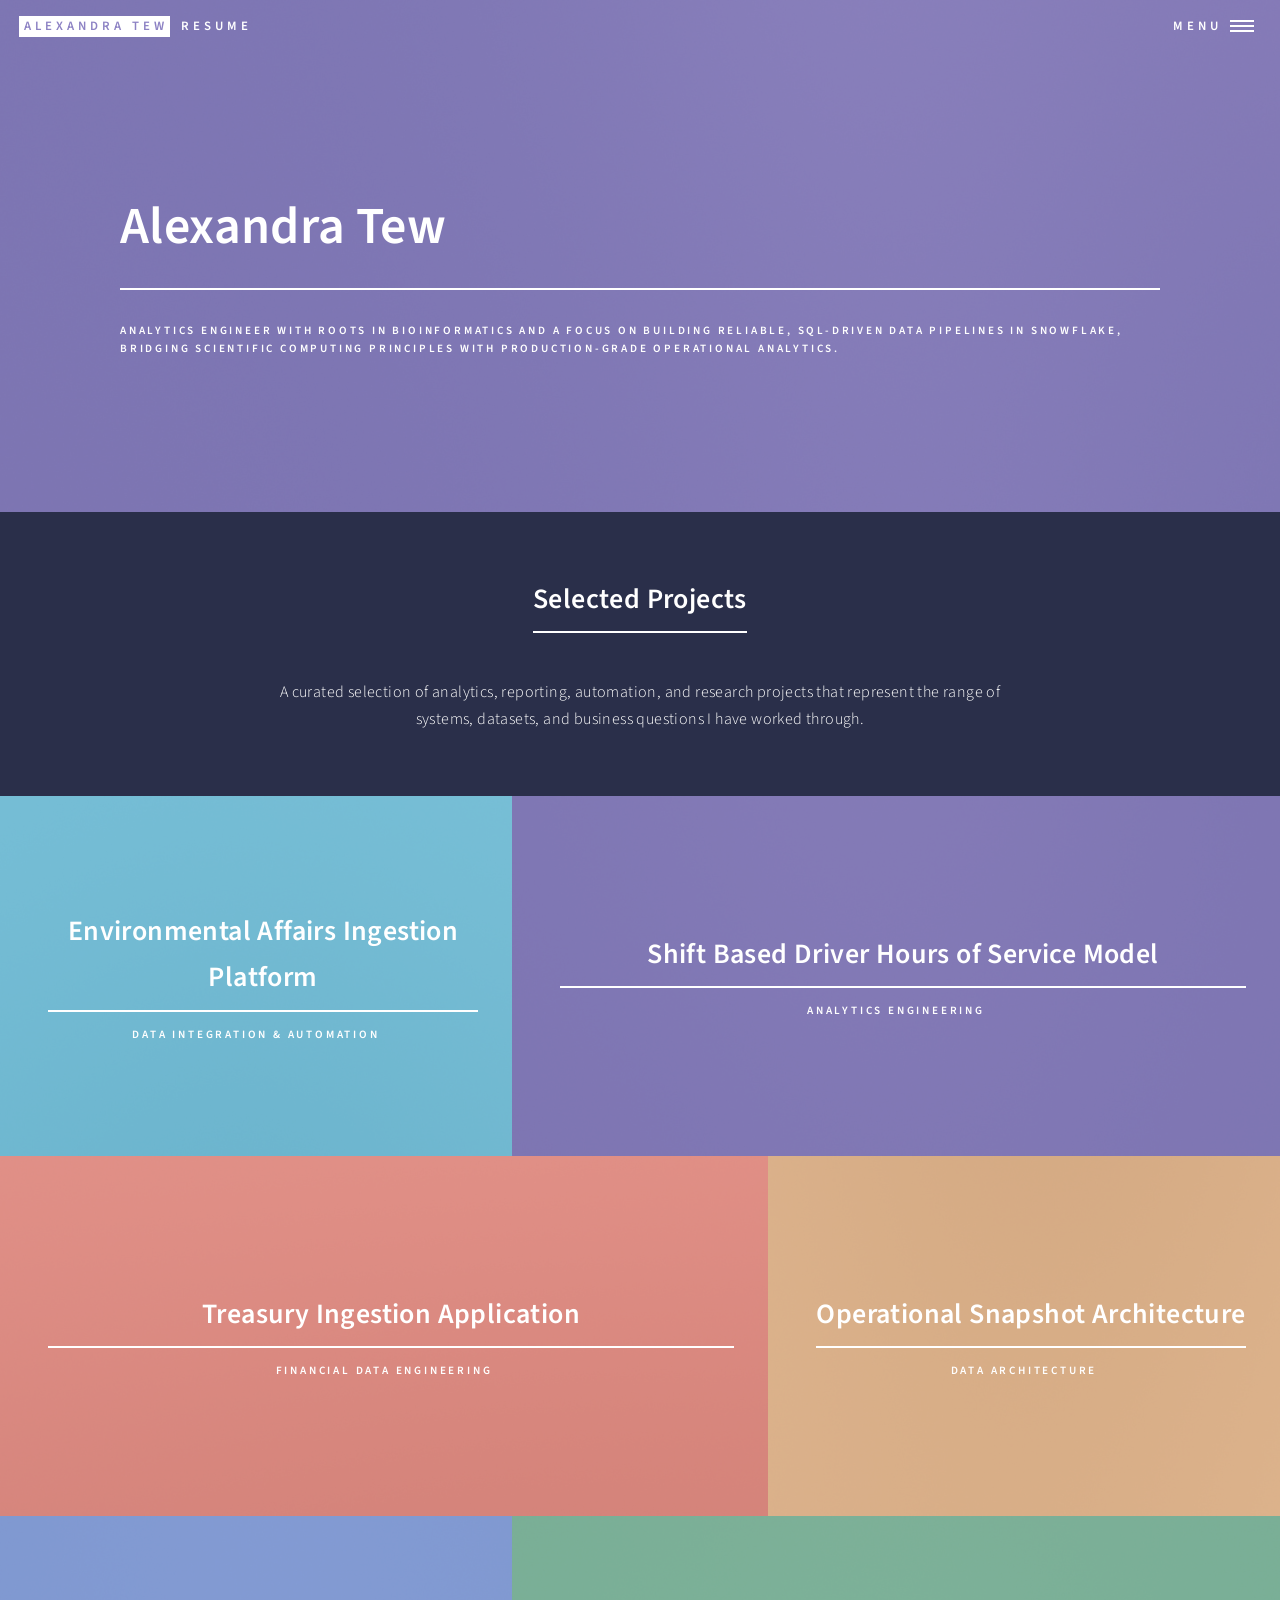
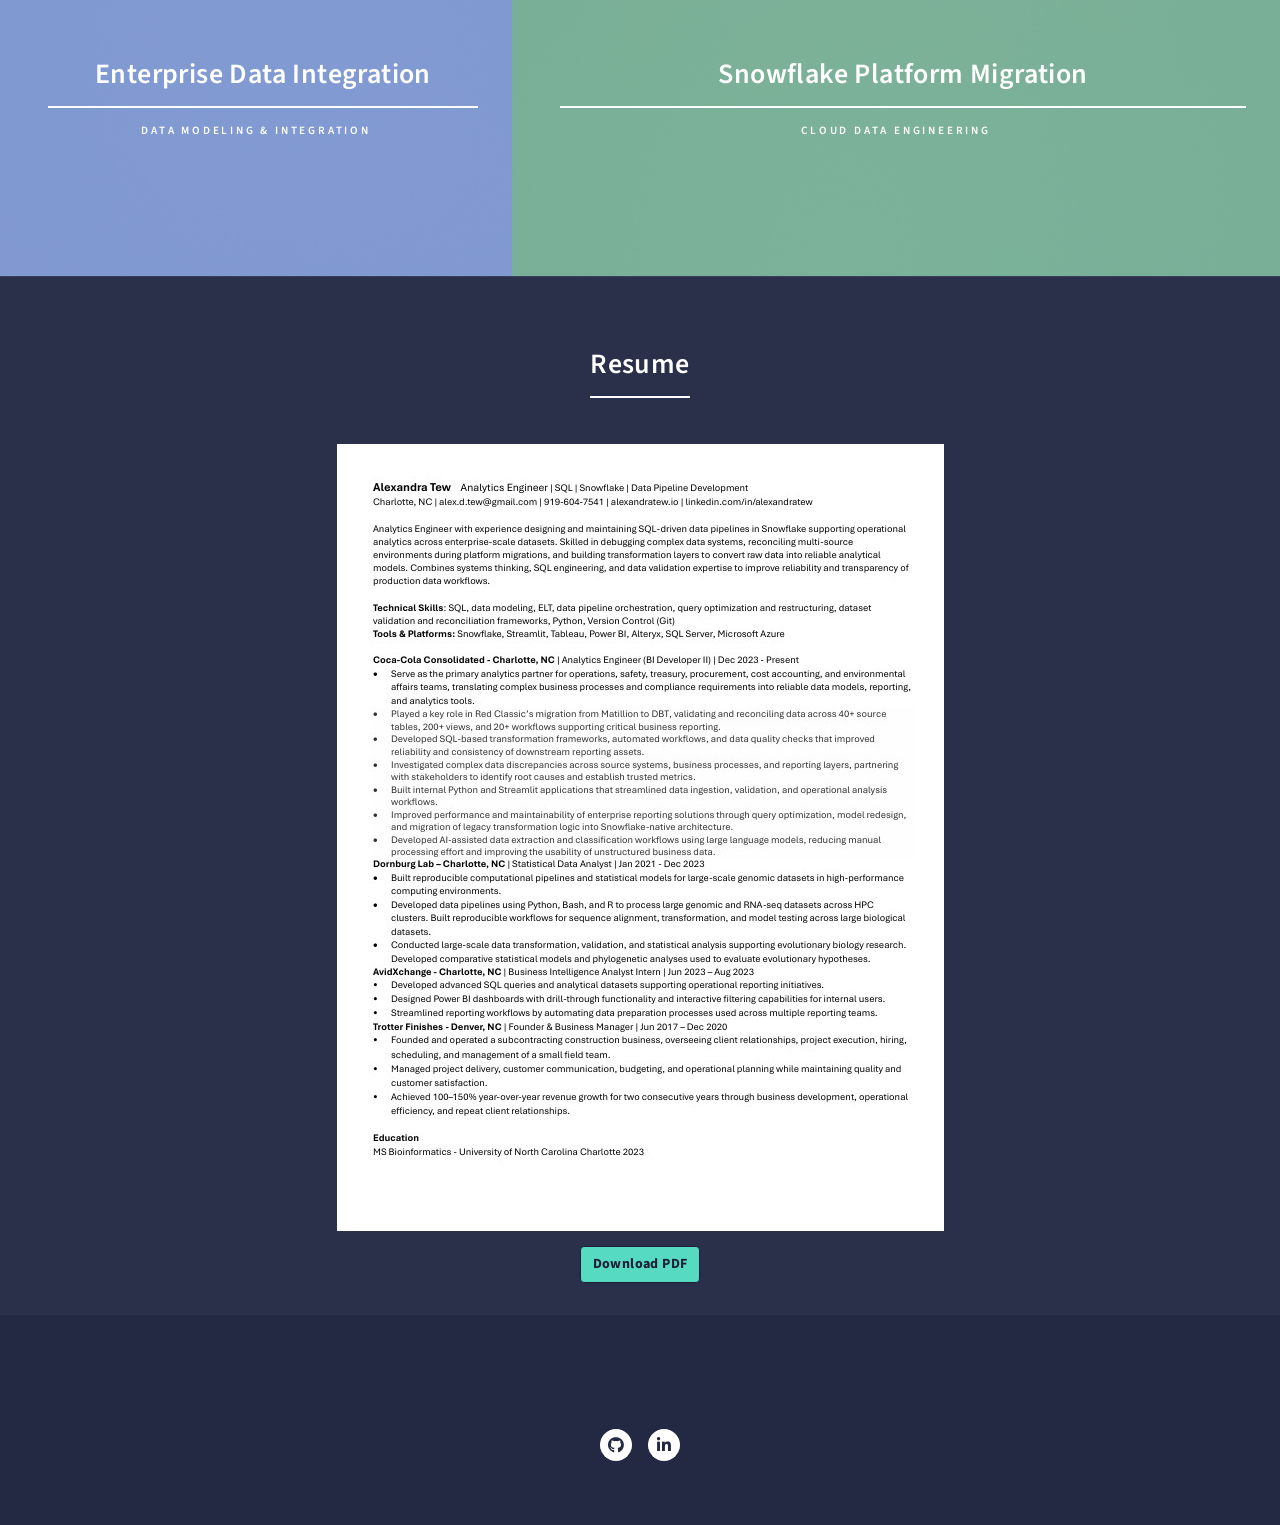
<file: resume.html>
<!DOCTYPE HTML>
<html>
	<head>
		<title>Resume of Alexandra Tew</title>
		<meta charset="utf-8" />
		<meta name="viewport" content="width=device-width, initial-scale=1, user-scalable=no" />
		<link rel="stylesheet" href="assets/css/main.css" />
		<noscript><link rel="stylesheet" href="assets/css/noscript.css" /></noscript>

		<style>
			/* Resume page custom styling */

			.resume-page-section .inner h2,
			.projects-intro .inner h2 {
				text-align: center;
				width: 100%;
			}

			#projects header.major,
			#resume header.major {
				display: block !important;
				width: 100% !important;
				text-align: center !important;
			}

			#projects header.major h2,
			#resume header.major h2 {
				display: inline-block !important;
			}

			.projects-intro .inner p {
				max-width: 760px;
				margin-left: auto;
				margin-right: auto;
				text-align: center;
			}

			.project-tiles article {
				position: relative;
				overflow: hidden;
				min-height: 360px;
			}

			.project-tiles article .image img {
				transition: transform 0.45s ease, opacity 0.45s ease;
			}

			.project-front {
				transition: opacity 0.35s ease;
				z-index: 2;
			}

			.project-back {
				position: absolute;
				inset: 0;
				padding: 2.25em;
				background: rgba(36, 41, 67, 0.94);
				color: #ffffff;
				opacity: 0;
				overflow-y: auto;
				transition: opacity 0.35s ease;
				z-index: 3;
			}

			.project-back h3 {
				margin: 0 0 0.85em 0;
				color: #ffffff;
			}

			.project-back strong {
				color: #57dac2;
				display: block;
				margin-top: 1em;
				margin-bottom: 0.25em;
				letter-spacing: 0.08em;
				text-transform: uppercase;
				font-size: 0.75em;
			}

			.project-back p {
				font-size: 0.86em;
				line-height: 1.45;
				margin: 0 0 0.6em 0;
			}

			.project-tiles article:hover .project-front,
			.project-tiles article.active .project-front {
				opacity: 0;
			}

			.project-tiles article:hover .project-back,
			.project-tiles article.active .project-back {
				opacity: 1;
			}

			.project-tiles article:hover .image img,
			.project-tiles article.active .image img {
				transform: scale(1.05);
				opacity: 0.35;
			}

			.resume-image {
				display: block;
				margin: 0 auto;
				max-width: 75%;
				height: auto;
				text-align: center;
			}

			.pdf-container {
				display: flex;
				justify-content: center;
				align-items: center;
				width: 100%;
				margin-top: 15px;
			}

			.pdf-link {
				display: inline-block;
				padding: 6px 12px;
				font-size: 14px;
				background-color: #57dac2;
				color: #1B1E34;
				text-decoration: none;
				border: 1px solid #1B1E34;
				border-radius: 4px;
				text-align: center;
				font-weight: bold;
				transition: background-color 0.3s ease, color 0.3s ease;
			}

			.pdf-link:hover {
				background-color: #ffffff;
				color: #1B1E34 !important;
			}

			#footer {
				text-align: center;
				margin-top: 50px;
			}

			#footer .inner {
				display: flex;
				justify-content: center;
				align-items: center;
				gap: 15px;
			}

			.icons {
				display: flex;
				justify-content: center;
				align-items: center;
				padding: 0;
				list-style: none;
			}

			.icons li {
				display: flex;
				align-items: center;
				justify-content: center;
			}

			.icons li a[href*="tableau.com"],
			.icons li a img.tableau-icon {
				display: flex;
				align-items: center;
				justify-content: center;
				text-decoration: none !important;
				border: none !important;
				border-bottom: none !important;
				outline: none !important;
			}

			@media screen and (max-width: 736px) {
				.project-tiles article {
					min-height: 430px;
				}

				.project-back {
					padding: 1.75em;
				}

				.resume-image {
					max-width: 95%;
				}
			}
		</style>
	</head>

	<body class="is-preload">
		<div id="wrapper">

			<!-- Header -->
			<header id="header" class="alt style2">
				<a href="index.html" class="logo"><strong>Alexandra Tew</strong> <span>Resume</span></a>
				<nav>
					<a href="#menu">Menu</a>
				</nav>
			</header>

			<!-- Menu -->
			<nav id="menu">
				<ul class="links">
					<li><a href="index.html">Home</a></li>
					<li><a href="resume.html">Resume</a></li>
					<li><a href="aboutme.html">About Me</a></li>
					<li><a href="thesis.html">Masters Thesis</a></li>
				</ul>
			</nav>

			<!-- Banner -->
			<section id="banner" class="style2">
				<div class="inner">
					<span class="image">
						<img src="images/pic07.jpg" alt="" />
					</span>
					<header class="major">
						<h1>Alexandra Tew</h1>
					</header>
					<div class="content">
						<p>Analytics Engineer with roots in bioinformatics and a focus on building reliable, SQL-driven data pipelines in Snowflake, bridging scientific computing principles with production-grade operational analytics.</p>
					</div>
				</div>
			</section>

			<!-- Main -->
			<div id="main">

				<!-- Selected Projects -->
				<section id="projects" class="projects-intro">
					<div class="inner">
						<header class="major center">
							<h2>Selected Projects</h2>
						</header>
						<p>A curated selection of analytics, reporting, automation, and research projects that represent the range of systems, datasets, and business questions I have worked through.</p>
					</div>

					<section class="tiles project-tiles">
						<article>
							<span class="image">
								<img src="images/pic01.jpg" alt="" />
							</span>
							<header class="major project-front">
								<h3>Environmental Affairs Ingestion Platform</h3>
								<p>Data Integration & Automation</p>
							</header>
							<div class="project-back">
								<h3>Environmental Affairs Ingestion Platform</h3>
								<strong>Need</strong>
								<p>Deliver a scalable data ingestion process for the Environmental Affairs team while providing operational visibility into records that could not be processed automatically.</p>
								<strong>Solution</strong>
								<p>Developed the exception management application supporting a larger ingestion platform, allowing users to identify, investigate, and resolve invoice processing issues through an interactive Tableau interface.</p>
								<strong>Challenge</strong>
								<p>Environmental invoices arrived in a wide variety of formats, requiring flexible validation logic and clear categorization of processing failures so users could quickly determine the appropriate resolution.</p>
								<strong>Result</strong>
								<p>Created an operational support tool that complemented the ingestion platform by improving transparency into processing exceptions and enabling faster resolution of data quality issues before downstream reporting.</p>
							</div>
						</article>

						<article>
							<span class="image">
								<img src="images/pic02.jpg" alt="" />
							</span>
							<header class="major project-front">
								<h3>Shift Based Driver Hours of Service Model</h3>
								<p>Analytics Engineering</p>
							</header>
							<div class="project-back">
								<h3>Shift Based Driver Hours of Service Model</h3>
								<strong>Need</strong>
								<p>Develop a reliable analytical model that accurately represented driver Hours of Service activity across operational shifts, supporting compliance reporting and transportation analytics.</p>
								<strong>Solution</strong>
								<p>Designed a shift-based data model that transformed raw telematics events into complete operational timelines, accounting for shift boundaries, time zones, duty status transitions, and daily reporting requirements.</p>
								<strong>Challenge</strong>
								<p>Driver activity rarely aligned with calendar days. Building an accurate model required resolving complex edge cases including overnight shifts, timezone differences, gaps in activity, and multiple reporting perspectives while maintaining consistent business logic.</p>
								<strong>Result</strong>
								<p>Delivered a robust analytical model that provided a reliable foundation for compliance reporting and operational analysis, transforming complex event data into trusted, shift-oriented metrics for downstream reporting.</p>
							</div>
						</article>

						<article>
							<span class="image">
								<img src="images/pic03.jpg" alt="" />
							</span>
							<header class="major project-front">
								<h3>Treasury Ingestion Application</h3>
								<p>Financial Data Engineering</p>
							</header>
							<div class="project-back">
								<h3>Treasury Ingestion Application</h3>
								<strong>Need</strong>
								<p>Modernize the monthly treasury reporting process by replacing repetitive manual data entry with a streamlined application that supported the Capital and Liquidity reporting workflow.</p>
								<strong>Solution</strong>
								<p>Designed and developed a Streamlit application that ingested standardized treasury workbooks, validated user inputs, and loaded approved financial data directly into Snowflake for downstream reporting.</p>
								<strong>Challenge</strong>
								<p>Although the workbook followed a standardized layout, the application required precise extraction logic, robust validation, and a user-friendly interface that balanced automation with the flexibility needed for manual financial adjustments.</p>
								<strong>Result</strong>
								<p>Delivered a self-service application that reduced manual processing, improved data consistency, and simplified the monthly reporting process while providing a scalable foundation for future enhancements.</p>
							</div>
						</article>

						<article>
							<span class="image">
								<img src="images/pic04.jpg" alt="" />
							</span>
							<header class="major project-front">
								<h3>Operational Snapshot Architecture</h3>
								<p>Data Architecture</p>
							</header>
							<div class="project-back">
								<h3>Operational Snapshot Architecture</h3>
								<strong>Need</strong>
								<p>Capture accurate point-in-time operational metrics for planning and logistics teams, preserving historical values that could not be reconstructed reliably from continuously changing source systems.</p>
								<strong>Solution</strong>
								<p>Designed a reusable snapshot architecture using scheduled Snowflake tasks and stored procedures to capture daily operational states, supporting multiple business processes including trailer management, planning, and landmark reporting.</p>
								<strong>Challenge</strong>
								<p>Operational data changed continuously throughout the day, requiring careful consideration of snapshot timing, scheduling, and data consistency to ensure each historical record accurately reflected the business state at the intended point in time.</p>
								<strong>Result</strong>
								<p>Delivered a scalable snapshot framework that enabled reliable historical reporting across multiple operational datasets and established a repeatable pattern for future point-in-time reporting requirements.</p>
							</div>
						</article>

						<article>
							<span class="image">
								<img src="images/pic05.jpg" alt="" />
							</span>
							<header class="major project-front">
								<h3>Enterprise Data Integration</h3>
								<p>Data Modeling & Integration</p>
							</header>
							<div class="project-back">
								<h3>Enterprise Data Integration</h3>
								<strong>Need</strong>
								<p>Integrate data from multiple legacy business systems into standardized analytical models that supported enterprise reporting while preserving consistent business definitions across functional areas.</p>
								<strong>Solution</strong>
								<p>Designed mapping logic and dimensional models to transform disparate operational data into unified reporting structures, partnering with business stakeholders to validate calculations, relationships, and reporting requirements.</p>
								<strong>Challenge</strong>
								<p>Legacy source systems frequently represented the same business concepts differently, requiring careful analysis of data lineage, transformation rules, and business processes to produce reliable, trusted reporting models.</p>
								<strong>Result</strong>
								<p>Delivered scalable analytical models that established a consistent foundation for enterprise reporting, reducing ambiguity across source systems and improving confidence in downstream analytics.</p>
							</div>
						</article>

						<article>
							<span class="image">
								<img src="images/pic06.jpg" alt="" />
							</span>
							<header class="major project-front">
								<h3>Snowflake Platform Migration</h3>
								<p>Cloud Data Engineering</p>
							</header>
							<div class="project-back">
								<h3>Snowflake Platform Migration</h3>
								<strong>Need</strong>
								<p>Migrate RCT's analytics environment from one Snowflake instance to another while maintaining data integrity, business continuity, and downstream reporting.</p>
								<strong>Solution</strong>
								<p>Led the migration of tables, models, and supporting analytics assets, validating objects and dependencies to ensure a seamless transition between Snowflake environments.</p>
								<strong>Challenge</strong>
								<p>The migration involved coordinating numerous interconnected data models, views, stored procedures, and reporting dependencies, requiring careful validation to ensure functional parity in the new environment.</p>
								<strong>Result</strong>
								<p>Successfully transitioned the analytics environment with minimal disruption, providing a stable foundation for continued development and reporting on the new Snowflake platform.</p>
							</div>
						</article>
					</section>
				</section>

				<!-- Resume -->
				<section id="resume" class="resume-page-section style2">
					<div class="inner">
						<header class="major center">
							<h2>Resume</h2>
						</header>

						<img class="resume-image" src="images/ResumeAlexTew2026.jpg" alt="Resume Image" />

						<div class="pdf-container">
							<a class="pdf-link" href="Resume Alexandra Tew 2026.pdf">Download PDF</a>
						</div>
					</div>
				</section>

			</div>

			<!-- Footer -->
			<footer id="footer">
				<div class="inner">
					<ul class="icons">
						<!--
						<li>
							<a href="https://public.tableau.com/app/profile/alexandra.tew/" target="_blank">
								<img src="tableau_logo.png" alt="Tableau Public" class="tableau-icon">
							</a>
						</li>
						-->
						<li>
							<a href="https://github.com/AlexandraTew" target="_blank" class="icon brands alt fa-github"><span class="label">GitHub</span></a>
						</li>
						<li>
							<a href="https://www.linkedin.com/in/alexandratew/" target="_blank" class="icon brands alt fa-linkedin-in"><span class="label">LinkedIn</span></a>
						</li>
					</ul>
				</div>
			</footer>

		</div>

		<!-- Scripts -->
		<script src="assets/js/jquery.min.js"></script>
		<script src="assets/js/jquery.scrolly.min.js"></script>
		<script src="assets/js/jquery.scrollex.min.js"></script>
		<script src="assets/js/browser.min.js"></script>
		<script src="assets/js/breakpoints.min.js"></script>
		<script src="assets/js/util.js"></script>
		<script src="assets/js/main.js"></script>

		<script>
			// Allows project cards to be tapped open on touch devices.
			document.querySelectorAll('.project-tiles article').forEach(function(card) {
				card.addEventListener('click', function() {
					card.classList.toggle('active');
				});
			});
		</script>

	</body>
</html>
</file>
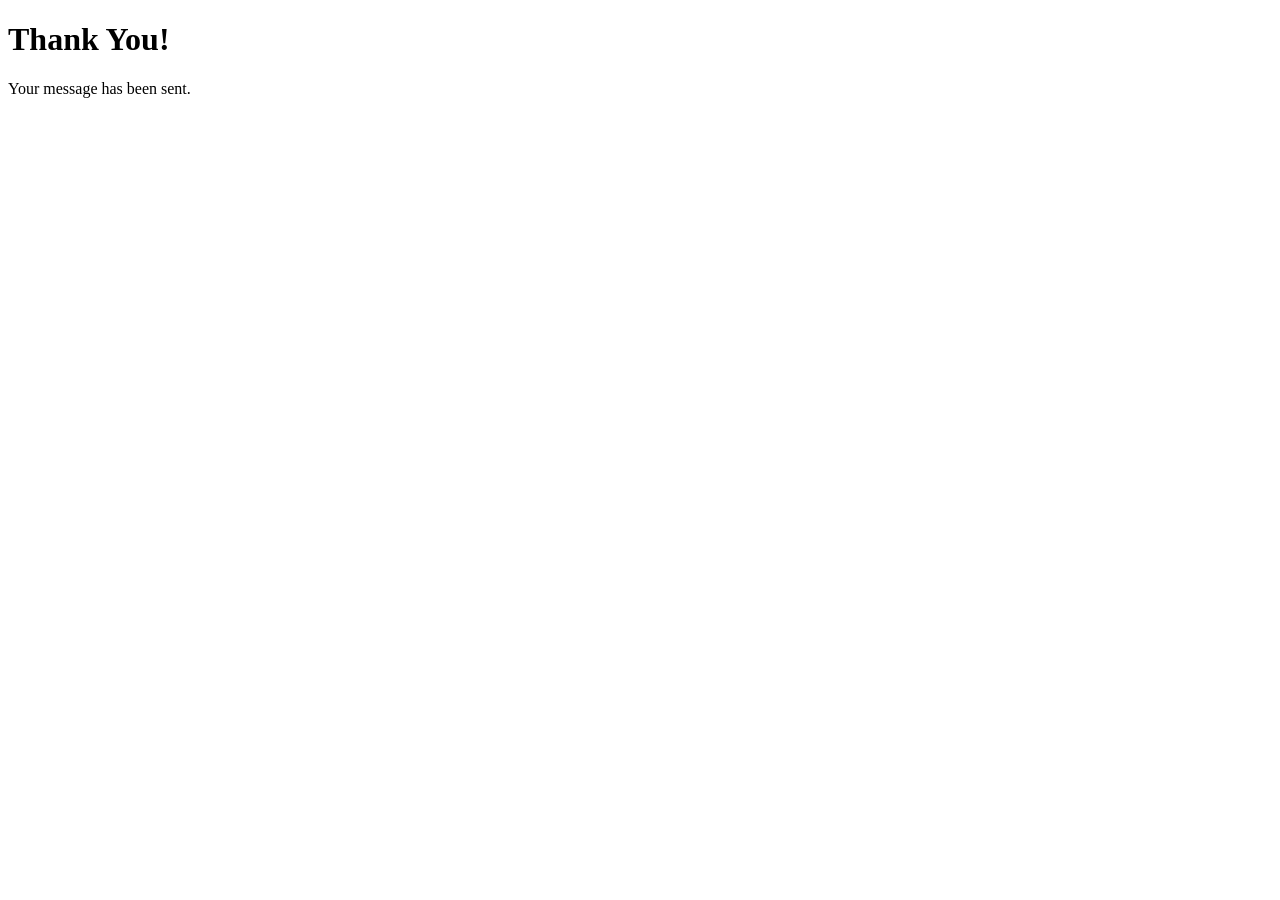
<file: thankyou.html>
<!DOCTYPE html>
<html lang="en">
<head>
    <!-- Add your CSS and other head elements here -->
</head>
<body>
    <h1>Thank You!</h1>
    <p>Your message has been sent.</p>

    <!-- Your existing JavaScript and other body elements here -->
</body>
</html>
</file>
<file: assets/css/noscript.css>
/*
	Forty by HTML5 UP
	html5up.net | @ajlkn
	Free for personal and commercial use under the CCA 3.0 license (html5up.net/license)
*/

/* Banner */

	body.is-preload #banner:after {
		opacity: 0.85;
	}

	body.is-preload #banner > .inner {
		-moz-filter: none;
		-webkit-filter: none;
		-ms-filter: none;
		filter: none;
		-moz-transform: none;
		-webkit-transform: none;
		-ms-transform: none;
		transform: none;
		opacity: 1;
	}
</file>
<file: assets/css/main.css>
@import url(fontawesome-all.min.css);
@import url("https://fonts.googleapis.com/css?family=Source+Sans+Pro:300,300italic,600,600italic");

/*
	Forty by HTML5 UP
	html5up.net | @ajlkn
	Free for personal and commercial use under the CCA 3.0 license (html5up.net/license)
*/

html, body, div, span, applet, object,
iframe, h1, h2, h3, h4, h5, h6, p, blockquote,
pre, a, abbr, acronym, address, big, cite,
code, del, dfn, em, img, ins, kbd, q, s, samp,
small, strike, strong, sub, sup, tt, var, b,
u, i, center, dl, dt, dd, ol, ul, li, fieldset,
form, label, legend, table, caption, tbody,
tfoot, thead, tr, th, td, article, aside,
canvas, details, embed, figure, figcaption,
footer, header, hgroup, menu, nav, output, ruby,
section, summary, time, mark, audio, video {
	margin: 0;
	padding: 0;
	border: 0;
	font-size: 100%;
	font: inherit;
	vertical-align: baseline;}

article, aside, details, figcaption, figure,
footer, header, hgroup, menu, nav, section {
	display: block;}

strong {
	font-weight: bold;}

body {
	line-height: 1;
}

ol, ul {
	list-style: none;
}

blockquote, q {
	quotes: none;
}

	blockquote:before, blockquote:after, q:before, q:after {
		content: '';
		content: none;
	}

table {
	border-collapse: collapse;
	border-spacing: 0;
}

body {
	-webkit-text-size-adjust: none;
}

mark {
	background-color: transparent;
	color: inherit;
}

input::-moz-focus-inner {
	border: 0;
	padding: 0;
}

input, select, textarea {
	-moz-appearance: none;
	-webkit-appearance: none;
	-ms-appearance: none;
	appearance: none;
}

/* Basic */

	@-ms-viewport {
		width: device-width;
	}

	body {
		-ms-overflow-style: scrollbar;
	}

	@media screen and (max-width: 480px) {

		html, body {
			min-width: 320px;
		}

	}

	html {
		box-sizing: border-box;
	}

	*, *:before, *:after {
		box-sizing: inherit;
	}

	body {
		background: #242943;
	}

		body.is-preload *, body.is-preload *:before, body.is-preload *:after {
			-moz-animation: none !important;
			-webkit-animation: none !important;
			-ms-animation: none !important;
			animation: none !important;
			-moz-transition: none !important;
			-webkit-transition: none !important;
			-ms-transition: none !important;
			transition: none !important;
		}

/* Type */

	body, input, select, textarea {
		color: #ffffff;
		font-family: "Source Sans Pro", Helvetica, sans-serif;
		font-size: 17pt;
		font-weight: 300;
		letter-spacing: 0.025em;
		line-height: 1.65;
	}

		@media screen and (max-width: 1680px) {

			body, input, select, textarea {
				font-size: 14pt;
			}

		}

		@media screen and (max-width: 1280px) {

			body, input, select, textarea {
				font-size: 12pt;
			}

		}

		@media screen and (max-width: 360px) {

			body, input, select, textarea {
				font-size: 11pt;
			}

		}

	a {
		-moz-transition: color 0.2s ease-in-out, border-bottom-color 0.2s ease-in-out;
		-webkit-transition: color 0.2s ease-in-out, border-bottom-color 0.2s ease-in-out;
		-ms-transition: color 0.2s ease-in-out, border-bottom-color 0.2s ease-in-out;
		transition: color 0.2s ease-in-out, border-bottom-color 0.2s ease-in-out;
		border-bottom: dotted 1px;
		color: inherit;
		text-decoration: none;
	}

		a:hover {
			border-bottom-color: transparent;
			color: #9bf1ff !important;
		}

		a:active {
			color: #53e3fb !important;
		}

	strong, b {
		color: #ffffff;
		font-weight: 600;
	}

	em, i {
		font-style: italic;
	}

	p {
		margin: 0 0 2em 0;
	}

	h1, h2, h3, h4, h5, h6 {
		color: #ffffff;
		font-weight: 600;
		line-height: 1.65;
		margin: 0 0 1em 0;
	}

		h1 a, h2 a, h3 a, h4 a, h5 a, h6 a {
			color: inherit;
			border-bottom: 0;
		}

	h1 {
		font-size: 2.5em;
	}

	h2 {
		font-size: 1.75em;
	}

	h3 {
		font-size: 1.35em;
	}

	h4 {
		font-size: 1.1em;
	}

	h5 {
		font-size: 0.9em;
	}

	h6 {
		font-size: 0.7em;
	}

	@media screen and (max-width: 736px) {

		h1 {
			font-size: 2em;
		}

		h2 {
			font-size: 1.5em;
		}

		h3 {
			font-size: 1.25em;
		}

	}

	sub {
		font-size: 0.8em;
		position: relative;
		top: 0.5em;
	}

	sup {
		font-size: 0.8em;
		position: relative;
		top: -0.5em;
	}

	blockquote {
		border-left: solid 4px rgba(212, 212, 255, 0.1);
		font-style: italic;
		margin: 0 0 2em 0;
		padding: 0.5em 0 0.5em 2em;
	}

	code {
		background: rgba(212, 212, 255, 0.035);
		font-family: "Courier New", monospace;
		font-size: 0.9em;
		margin: 0 0.25em;
		padding: 0.25em 0.65em;
	}

	pre {
		-webkit-overflow-scrolling: touch;
		font-family: "Courier New", monospace;
		font-size: 0.9em;
		margin: 0 0 2em 0;
	}

		pre code {
			display: block;
			line-height: 1.75;
			padding: 1em 1.5em;
			overflow-x: auto;
		}

	hr {
		border: 0;
		border-bottom: solid 1px rgba(212, 212, 255, 0.1);
		margin: 2em 0;
	}

		hr.major {
			margin: 3em 0;
		}

	.align-left {
		text-align: left;
	}

	.align-center {
		text-align: center;
	}

	.align-right {
		text-align: right;
	}

/* Row */

	.row {
		display: flex;
		flex-wrap: wrap;
		box-sizing: border-box;
		align-items: stretch;
	}

		.row > * {
			box-sizing: border-box;
		}

		.row.gtr-uniform > * > :last-child {
			margin-bottom: 0;
		}

		.row.aln-left {
			justify-content: flex-start;
		}

		.row.aln-center {
			justify-content: center;
		}

		.row.aln-right {
			justify-content: flex-end;
		}

		.row.aln-top {
			align-items: flex-start;
		}

		.row.aln-middle {
			align-items: center;
		}

		.row.aln-bottom {
			align-items: flex-end;
		}

		.row > .imp {
			order: -1;
		}

		.row > .col-1 {
			width: 8.33333%;
		}

		.row > .off-1 {
			margin-left: 8.33333%;
		}

		.row > .col-2 {
			width: 16.66667%;
		}

		.row > .off-2 {
			margin-left: 16.66667%;
		}

		.row > .col-3 {
			width: 25%;
		}

		.row > .off-3 {
			margin-left: 25%;
		}

		.row > .col-4 {
			width: 33.33333%;
		}

		.row > .off-4 {
			margin-left: 33.33333%;
		}

		.row > .col-5 {
			width: 41.66667%;
		}

		.row > .off-5 {
			margin-left: 41.66667%;
		}

		.row > .col-6 {
			width: 50%;
		}

		.row > .off-6 {
			margin-left: 50%;
		}

		.row > .col-7 {
			width: 58.33333%;
		}

		.row > .off-7 {
			margin-left: 58.33333%;
		}

		.row > .col-8 {
			width: 66.66667%;
		}

		.row > .off-8 {
			margin-left: 66.66667%;
		}

		.row > .col-9 {
			width: 75%;
		}

		.row > .off-9 {
			margin-left: 75%;
		}

		.row > .col-10 {
			width: 83.33333%;
		}

		.row > .off-10 {
			margin-left: 83.33333%;
		}

		.row > .col-11 {
			width: 91.66667%;
		}

		.row > .off-11 {
			margin-left: 91.66667%;
		}

		.row > .col-12 {
			width: 100%;
		}

		.row > .off-12 {
			margin-left: 100%;
		}

		.row.gtr-0 {
			margin-top: 0;
			margin-left: 0em;
		}

			.row.gtr-0 > * {
				padding: 0 0 0 0em;
			}

			.row.gtr-0.gtr-uniform {
				margin-top: 0em;
			}

				.row.gtr-0.gtr-uniform > * {
					padding-top: 0em;
				}

		.row.gtr-25 {
			margin-top: 0;
			margin-left: -0.5em;
		}

			.row.gtr-25 > * {
				padding: 0 0 0 0.5em;
			}

			.row.gtr-25.gtr-uniform {
				margin-top: -0.5em;
			}

				.row.gtr-25.gtr-uniform > * {
					padding-top: 0.5em;
				}

		.row.gtr-50 {
			margin-top: 0;
			margin-left: -1em;
		}

			.row.gtr-50 > * {
				padding: 0 0 0 1em;
			}

			.row.gtr-50.gtr-uniform {
				margin-top: -1em;
			}

				.row.gtr-50.gtr-uniform > * {
					padding-top: 1em;
				}

		.row {
			margin-top: 0;
			margin-left: -2em;
		}

			.row > * {
				padding: 0 0 0 2em;
			}

			.row.gtr-uniform {
				margin-top: -2em;
			}

				.row.gtr-uniform > * {
					padding-top: 2em;
				}

		.row.gtr-150 {
			margin-top: 0;
			margin-left: -3em;
		}

			.row.gtr-150 > * {
				padding: 0 0 0 3em;
			}

			.row.gtr-150.gtr-uniform {
				margin-top: -3em;
			}

				.row.gtr-150.gtr-uniform > * {
					padding-top: 3em;
				}

		.row.gtr-200 {
			margin-top: 0;
			margin-left: -4em;
		}

			.row.gtr-200 > * {
				padding: 0 0 0 4em;
			}

			.row.gtr-200.gtr-uniform {
				margin-top: -4em;
			}

				.row.gtr-200.gtr-uniform > * {
					padding-top: 4em;
				}

		@media screen and (max-width: 1680px) {

			.row {
				display: flex;
				flex-wrap: wrap;
				box-sizing: border-box;
				align-items: stretch;
			}

				.row > * {
					box-sizing: border-box;
				}

				.row.gtr-uniform > * > :last-child {
					margin-bottom: 0;
				}

				.row.aln-left {
					justify-content: flex-start;
				}

				.row.aln-center {
					justify-content: center;
				}

				.row.aln-right {
					justify-content: flex-end;
				}

				.row.aln-top {
					align-items: flex-start;
				}

				.row.aln-middle {
					align-items: center;
				}

				.row.aln-bottom {
					align-items: flex-end;
				}

				.row > .imp-xlarge {
					order: -1;
				}

				.row > .col-1-xlarge {
					width: 8.33333%;
				}

				.row > .off-1-xlarge {
					margin-left: 8.33333%;
				}

				.row > .col-2-xlarge {
					width: 16.66667%;
				}

				.row > .off-2-xlarge {
					margin-left: 16.66667%;
				}

				.row > .col-3-xlarge {
					width: 25%;
				}

				.row > .off-3-xlarge {
					margin-left: 25%;
				}

				.row > .col-4-xlarge {
					width: 33.33333%;
				}

				.row > .off-4-xlarge {
					margin-left: 33.33333%;
				}

				.row > .col-5-xlarge {
					width: 41.66667%;
				}

				.row > .off-5-xlarge {
					margin-left: 41.66667%;
				}

				.row > .col-6-xlarge {
					width: 50%;
				}

				.row > .off-6-xlarge {
					margin-left: 50%;
				}

				.row > .col-7-xlarge {
					width: 58.33333%;
				}

				.row > .off-7-xlarge {
					margin-left: 58.33333%;
				}

				.row > .col-8-xlarge {
					width: 66.66667%;
				}

				.row > .off-8-xlarge {
					margin-left: 66.66667%;
				}

				.row > .col-9-xlarge {
					width: 75%;
				}

				.row > .off-9-xlarge {
					margin-left: 75%;
				}

				.row > .col-10-xlarge {
					width: 83.33333%;
				}

				.row > .off-10-xlarge {
					margin-left: 83.33333%;
				}

				.row > .col-11-xlarge {
					width: 91.66667%;
				}

				.row > .off-11-xlarge {
					margin-left: 91.66667%;
				}

				.row > .col-12-xlarge {
					width: 100%;
				}

				.row > .off-12-xlarge {
					margin-left: 100%;
				}

				.row.gtr-0 {
					margin-top: 0;
					margin-left: 0em;
				}

					.row.gtr-0 > * {
						padding: 0 0 0 0em;
					}

					.row.gtr-0.gtr-uniform {
						margin-top: 0em;
					}

						.row.gtr-0.gtr-uniform > * {
							padding-top: 0em;
						}

				.row.gtr-25 {
					margin-top: 0;
					margin-left: -0.5em;
				}

					.row.gtr-25 > * {
						padding: 0 0 0 0.5em;
					}

					.row.gtr-25.gtr-uniform {
						margin-top: -0.5em;
					}

						.row.gtr-25.gtr-uniform > * {
							padding-top: 0.5em;
						}

				.row.gtr-50 {
					margin-top: 0;
					margin-left: -1em;
				}

					.row.gtr-50 > * {
						padding: 0 0 0 1em;
					}

					.row.gtr-50.gtr-uniform {
						margin-top: -1em;
					}

						.row.gtr-50.gtr-uniform > * {
							padding-top: 1em;
						}

				.row {
					margin-top: 0;
					margin-left: -2em;
				}

					.row > * {
						padding: 0 0 0 2em;
					}

					.row.gtr-uniform {
						margin-top: -2em;
					}

						.row.gtr-uniform > * {
							padding-top: 2em;
						}

				.row.gtr-150 {
					margin-top: 0;
					margin-left: -3em;
				}

					.row.gtr-150 > * {
						padding: 0 0 0 3em;
					}

					.row.gtr-150.gtr-uniform {
						margin-top: -3em;
					}

						.row.gtr-150.gtr-uniform > * {
							padding-top: 3em;
						}

				.row.gtr-200 {
					margin-top: 0;
					margin-left: -4em;
				}

					.row.gtr-200 > * {
						padding: 0 0 0 4em;
					}

					.row.gtr-200.gtr-uniform {
						margin-top: -4em;
					}

						.row.gtr-200.gtr-uniform > * {
							padding-top: 4em;
						}

		}

		@media screen and (max-width: 1280px) {

			.row {
				display: flex;
				flex-wrap: wrap;
				box-sizing: border-box;
				align-items: stretch;
			}

				.row > * {
					box-sizing: border-box;
				}

				.row.gtr-uniform > * > :last-child {
					margin-bottom: 0;
				}

				.row.aln-left {
					justify-content: flex-start;
				}

				.row.aln-center {
					justify-content: center;
				}

				.row.aln-right {
					justify-content: flex-end;
				}

				.row.aln-top {
					align-items: flex-start;
				}

				.row.aln-middle {
					align-items: center;
				}

				.row.aln-bottom {
					align-items: flex-end;
				}

				.row > .imp-large {
					order: -1;
				}

				.row > .col-1-large {
					width: 8.33333%;
				}

				.row > .off-1-large {
					margin-left: 8.33333%;
				}

				.row > .col-2-large {
					width: 16.66667%;
				}

				.row > .off-2-large {
					margin-left: 16.66667%;
				}

				.row > .col-3-large {
					width: 25%;
				}

				.row > .off-3-large {
					margin-left: 25%;
				}

				.row > .col-4-large {
					width: 33.33333%;
				}

				.row > .off-4-large {
					margin-left: 33.33333%;
				}

				.row > .col-5-large {
					width: 41.66667%;
				}

				.row > .off-5-large {
					margin-left: 41.66667%;
				}

				.row > .col-6-large {
					width: 50%;
				}

				.row > .off-6-large {
					margin-left: 50%;
				}

				.row > .col-7-large {
					width: 58.33333%;
				}

				.row > .off-7-large {
					margin-left: 58.33333%;
				}

				.row > .col-8-large {
					width: 66.66667%;
				}

				.row > .off-8-large {
					margin-left: 66.66667%;
				}

				.row > .col-9-large {
					width: 75%;
				}

				.row > .off-9-large {
					margin-left: 75%;
				}

				.row > .col-10-large {
					width: 83.33333%;
				}

				.row > .off-10-large {
					margin-left: 83.33333%;
				}

				.row > .col-11-large {
					width: 91.66667%;
				}

				.row > .off-11-large {
					margin-left: 91.66667%;
				}

				.row > .col-12-large {
					width: 100%;
				}

				.row > .off-12-large {
					margin-left: 100%;
				}

				.row.gtr-0 {
					margin-top: 0;
					margin-left: 0em;
				}

					.row.gtr-0 > * {
						padding: 0 0 0 0em;
					}

					.row.gtr-0.gtr-uniform {
						margin-top: 0em;
					}

						.row.gtr-0.gtr-uniform > * {
							padding-top: 0em;
						}

				.row.gtr-25 {
					margin-top: 0;
					margin-left: -0.375em;
				}

					.row.gtr-25 > * {
						padding: 0 0 0 0.375em;
					}

					.row.gtr-25.gtr-uniform {
						margin-top: -0.375em;
					}

						.row.gtr-25.gtr-uniform > * {
							padding-top: 0.375em;
						}

				.row.gtr-50 {
					margin-top: 0;
					margin-left: -0.75em;
				}

					.row.gtr-50 > * {
						padding: 0 0 0 0.75em;
					}

					.row.gtr-50.gtr-uniform {
						margin-top: -0.75em;
					}

						.row.gtr-50.gtr-uniform > * {
							padding-top: 0.75em;
						}

				.row {
					margin-top: 0;
					margin-left: -1.5em;
				}

					.row > * {
						padding: 0 0 0 1.5em;
					}

					.row.gtr-uniform {
						margin-top: -1.5em;
					}

						.row.gtr-uniform > * {
							padding-top: 1.5em;
						}

				.row.gtr-150 {
					margin-top: 0;
					margin-left: -2.25em;
				}

					.row.gtr-150 > * {
						padding: 0 0 0 2.25em;
					}

					.row.gtr-150.gtr-uniform {
						margin-top: -2.25em;
					}

						.row.gtr-150.gtr-uniform > * {
							padding-top: 2.25em;
						}

				.row.gtr-200 {
					margin-top: 0;
					margin-left: -3em;
				}

					.row.gtr-200 > * {
						padding: 0 0 0 3em;
					}

					.row.gtr-200.gtr-uniform {
						margin-top: -3em;
					}

						.row.gtr-200.gtr-uniform > * {
							padding-top: 3em;
						}

		}

		@media screen and (max-width: 980px) {

			.row {
				display: flex;
				flex-wrap: wrap;
				box-sizing: border-box;
				align-items: stretch;
			}

				.row > * {
					box-sizing: border-box;
				}

				.row.gtr-uniform > * > :last-child {
					margin-bottom: 0;
				}

				.row.aln-left {
					justify-content: flex-start;
				}

				.row.aln-center {
					justify-content: center;
				}

				.row.aln-right {
					justify-content: flex-end;
				}

				.row.aln-top {
					align-items: flex-start;
				}

				.row.aln-middle {
					align-items: center;
				}

				.row.aln-bottom {
					align-items: flex-end;
				}

				.row > .imp-medium {
					order: -1;
				}

				.row > .col-1-medium {
					width: 8.33333%;
				}

				.row > .off-1-medium {
					margin-left: 8.33333%;
				}

				.row > .col-2-medium {
					width: 16.66667%;
				}

				.row > .off-2-medium {
					margin-left: 16.66667%;
				}

				.row > .col-3-medium {
					width: 25%;
				}

				.row > .off-3-medium {
					margin-left: 25%;
				}

				.row > .col-4-medium {
					width: 33.33333%;
				}

				.row > .off-4-medium {
					margin-left: 33.33333%;
				}

				.row > .col-5-medium {
					width: 41.66667%;
				}

				.row > .off-5-medium {
					margin-left: 41.66667%;
				}

				.row > .col-6-medium {
					width: 50%;
				}

				.row > .off-6-medium {
					margin-left: 50%;
				}

				.row > .col-7-medium {
					width: 58.33333%;
				}

				.row > .off-7-medium {
					margin-left: 58.33333%;
				}

				.row > .col-8-medium {
					width: 66.66667%;
				}

				.row > .off-8-medium {
					margin-left: 66.66667%;
				}

				.row > .col-9-medium {
					width: 75%;
				}

				.row > .off-9-medium {
					margin-left: 75%;
				}

				.row > .col-10-medium {
					width: 83.33333%;
				}

				.row > .off-10-medium {
					margin-left: 83.33333%;
				}

				.row > .col-11-medium {
					width: 91.66667%;
				}

				.row > .off-11-medium {
					margin-left: 91.66667%;
				}

				.row > .col-12-medium {
					width: 100%;
				}

				.row > .off-12-medium {
					margin-left: 100%;
				}

				.row.gtr-0 {
					margin-top: 0;
					margin-left: 0em;
				}

					.row.gtr-0 > * {
						padding: 0 0 0 0em;
					}

					.row.gtr-0.gtr-uniform {
						margin-top: 0em;
					}

						.row.gtr-0.gtr-uniform > * {
							padding-top: 0em;
						}

				.row.gtr-25 {
					margin-top: 0;
					margin-left: -0.375em;
				}

					.row.gtr-25 > * {
						padding: 0 0 0 0.375em;
					}

					.row.gtr-25.gtr-uniform {
						margin-top: -0.375em;
					}

						.row.gtr-25.gtr-uniform > * {
							padding-top: 0.375em;
						}

				.row.gtr-50 {
					margin-top: 0;
					margin-left: -0.75em;
				}

					.row.gtr-50 > * {
						padding: 0 0 0 0.75em;
					}

					.row.gtr-50.gtr-uniform {
						margin-top: -0.75em;
					}

						.row.gtr-50.gtr-uniform > * {
							padding-top: 0.75em;
						}

				.row {
					margin-top: 0;
					margin-left: -1.5em;
				}

					.row > * {
						padding: 0 0 0 1.5em;
					}

					.row.gtr-uniform {
						margin-top: -1.5em;
					}

						.row.gtr-uniform > * {
							padding-top: 1.5em;
						}

				.row.gtr-150 {
					margin-top: 0;
					margin-left: -2.25em;
				}

					.row.gtr-150 > * {
						padding: 0 0 0 2.25em;
					}

					.row.gtr-150.gtr-uniform {
						margin-top: -2.25em;
					}

						.row.gtr-150.gtr-uniform > * {
							padding-top: 2.25em;
						}

				.row.gtr-200 {
					margin-top: 0;
					margin-left: -3em;
				}

					.row.gtr-200 > * {
						padding: 0 0 0 3em;
					}

					.row.gtr-200.gtr-uniform {
						margin-top: -3em;
					}

						.row.gtr-200.gtr-uniform > * {
							padding-top: 3em;
						}

		}

		@media screen and (max-width: 736px) {

			.row {
				display: flex;
				flex-wrap: wrap;
				box-sizing: border-box;
				align-items: stretch;
			}

				.row > * {
					box-sizing: border-box;
				}

				.row.gtr-uniform > * > :last-child {
					margin-bottom: 0;
				}

				.row.aln-left {
					justify-content: flex-start;
				}

				.row.aln-center {
					justify-content: center;
				}

				.row.aln-right {
					justify-content: flex-end;
				}

				.row.aln-top {
					align-items: flex-start;
				}

				.row.aln-middle {
					align-items: center;
				}

				.row.aln-bottom {
					align-items: flex-end;
				}

				.row > .imp-small {
					order: -1;
				}

				.row > .col-1-small {
					width: 8.33333%;
				}

				.row > .off-1-small {
					margin-left: 8.33333%;
				}

				.row > .col-2-small {
					width: 16.66667%;
				}

				.row > .off-2-small {
					margin-left: 16.66667%;
				}

				.row > .col-3-small {
					width: 25%;
				}

				.row > .off-3-small {
					margin-left: 25%;
				}

				.row > .col-4-small {
					width: 33.33333%;
				}

				.row > .off-4-small {
					margin-left: 33.33333%;
				}

				.row > .col-5-small {
					width: 41.66667%;
				}

				.row > .off-5-small {
					margin-left: 41.66667%;
				}

				.row > .col-6-small {
					width: 50%;
				}

				.row > .off-6-small {
					margin-left: 50%;
				}

				.row > .col-7-small {
					width: 58.33333%;
				}

				.row > .off-7-small {
					margin-left: 58.33333%;
				}

				.row > .col-8-small {
					width: 66.66667%;
				}

				.row > .off-8-small {
					margin-left: 66.66667%;
				}

				.row > .col-9-small {
					width: 75%;
				}

				.row > .off-9-small {
					margin-left: 75%;
				}

				.row > .col-10-small {
					width: 83.33333%;
				}

				.row > .off-10-small {
					margin-left: 83.33333%;
				}

				.row > .col-11-small {
					width: 91.66667%;
				}

				.row > .off-11-small {
					margin-left: 91.66667%;
				}

				.row > .col-12-small {
					width: 100%;
				}

				.row > .off-12-small {
					margin-left: 100%;
				}

				.row.gtr-0 {
					margin-top: 0;
					margin-left: 0em;
				}

					.row.gtr-0 > * {
						padding: 0 0 0 0em;
					}

					.row.gtr-0.gtr-uniform {
						margin-top: 0em;
					}

						.row.gtr-0.gtr-uniform > * {
							padding-top: 0em;
						}

				.row.gtr-25 {
					margin-top: 0;
					margin-left: -0.3125em;
				}

					.row.gtr-25 > * {
						padding: 0 0 0 0.3125em;
					}

					.row.gtr-25.gtr-uniform {
						margin-top: -0.3125em;
					}

						.row.gtr-25.gtr-uniform > * {
							padding-top: 0.3125em;
						}

				.row.gtr-50 {
					margin-top: 0;
					margin-left: -0.625em;
				}

					.row.gtr-50 > * {
						padding: 0 0 0 0.625em;
					}

					.row.gtr-50.gtr-uniform {
						margin-top: -0.625em;
					}

						.row.gtr-50.gtr-uniform > * {
							padding-top: 0.625em;
						}

				.row {
					margin-top: 0;
					margin-left: -1.25em;
				}

					.row > * {
						padding: 0 0 0 1.25em;
					}

					.row.gtr-uniform {
						margin-top: -1.25em;
					}

						.row.gtr-uniform > * {
							padding-top: 1.25em;
						}

				.row.gtr-150 {
					margin-top: 0;
					margin-left: -1.875em;
				}

					.row.gtr-150 > * {
						padding: 0 0 0 1.875em;
					}

					.row.gtr-150.gtr-uniform {
						margin-top: -1.875em;
					}

						.row.gtr-150.gtr-uniform > * {
							padding-top: 1.875em;
						}

				.row.gtr-200 {
					margin-top: 0;
					margin-left: -2.5em;
				}

					.row.gtr-200 > * {
						padding: 0 0 0 2.5em;
					}

					.row.gtr-200.gtr-uniform {
						margin-top: -2.5em;
					}

						.row.gtr-200.gtr-uniform > * {
							padding-top: 2.5em;
						}

		}

		@media screen and (max-width: 480px) {

			.row {
				display: flex;
				flex-wrap: wrap;
				box-sizing: border-box;
				align-items: stretch;
			}

				.row > * {
					box-sizing: border-box;
				}

				.row.gtr-uniform > * > :last-child {
					margin-bottom: 0;
				}

				.row.aln-left {
					justify-content: flex-start;
				}

				.row.aln-center {
					justify-content: center;
				}

				.row.aln-right {
					justify-content: flex-end;
				}

				.row.aln-top {
					align-items: flex-start;
				}

				.row.aln-middle {
					align-items: center;
				}

				.row.aln-bottom {
					align-items: flex-end;
				}

				.row > .imp-xsmall {
					order: -1;
				}

				.row > .col-1-xsmall {
					width: 8.33333%;
				}

				.row > .off-1-xsmall {
					margin-left: 8.33333%;
				}

				.row > .col-2-xsmall {
					width: 16.66667%;
				}

				.row > .off-2-xsmall {
					margin-left: 16.66667%;
				}

				.row > .col-3-xsmall {
					width: 25%;
				}

				.row > .off-3-xsmall {
					margin-left: 25%;
				}

				.row > .col-4-xsmall {
					width: 33.33333%;
				}

				.row > .off-4-xsmall {
					margin-left: 33.33333%;
				}

				.row > .col-5-xsmall {
					width: 41.66667%;
				}

				.row > .off-5-xsmall {
					margin-left: 41.66667%;
				}

				.row > .col-6-xsmall {
					width: 50%;
				}

				.row > .off-6-xsmall {
					margin-left: 50%;
				}

				.row > .col-7-xsmall {
					width: 58.33333%;
				}

				.row > .off-7-xsmall {
					margin-left: 58.33333%;
				}

				.row > .col-8-xsmall {
					width: 66.66667%;
				}

				.row > .off-8-xsmall {
					margin-left: 66.66667%;
				}

				.row > .col-9-xsmall {
					width: 75%;
				}

				.row > .off-9-xsmall {
					margin-left: 75%;
				}

				.row > .col-10-xsmall {
					width: 83.33333%;
				}

				.row > .off-10-xsmall {
					margin-left: 83.33333%;
				}

				.row > .col-11-xsmall {
					width: 91.66667%;
				}

				.row > .off-11-xsmall {
					margin-left: 91.66667%;
				}

				.row > .col-12-xsmall {
					width: 100%;
				}

				.row > .off-12-xsmall {
					margin-left: 100%;
				}

				.row.gtr-0 {
					margin-top: 0;
					margin-left: 0em;
				}

					.row.gtr-0 > * {
						padding: 0 0 0 0em;
					}

					.row.gtr-0.gtr-uniform {
						margin-top: 0em;
					}

						.row.gtr-0.gtr-uniform > * {
							padding-top: 0em;
						}

				.row.gtr-25 {
					margin-top: 0;
					margin-left: -0.3125em;
				}

					.row.gtr-25 > * {
						padding: 0 0 0 0.3125em;
					}

					.row.gtr-25.gtr-uniform {
						margin-top: -0.3125em;
					}

						.row.gtr-25.gtr-uniform > * {
							padding-top: 0.3125em;
						}

				.row.gtr-50 {
					margin-top: 0;
					margin-left: -0.625em;
				}

					.row.gtr-50 > * {
						padding: 0 0 0 0.625em;
					}

					.row.gtr-50.gtr-uniform {
						margin-top: -0.625em;
					}

						.row.gtr-50.gtr-uniform > * {
							padding-top: 0.625em;
						}

				.row {
					margin-top: 0;
					margin-left: -1.25em;
				}

					.row > * {
						padding: 0 0 0 1.25em;
					}

					.row.gtr-uniform {
						margin-top: -1.25em;
					}

						.row.gtr-uniform > * {
							padding-top: 1.25em;
						}

				.row.gtr-150 {
					margin-top: 0;
					margin-left: -1.875em;
				}

					.row.gtr-150 > * {
						padding: 0 0 0 1.875em;
					}

					.row.gtr-150.gtr-uniform {
						margin-top: -1.875em;
					}

						.row.gtr-150.gtr-uniform > * {
							padding-top: 1.875em;
						}

				.row.gtr-200 {
					margin-top: 0;
					margin-left: -2.5em;
				}

					.row.gtr-200 > * {
						padding: 0 0 0 2.5em;
					}

					.row.gtr-200.gtr-uniform {
						margin-top: -2.5em;
					}

						.row.gtr-200.gtr-uniform > * {
							padding-top: 2.5em;
						}

		}

/* Section/Article */

	section.special, article.special {
		text-align: center;
	}

	header.major {
		width: -moz-max-content;
		width: -webkit-max-content;
		width: -ms-max-content;
		width: max-content;
		margin-bottom: 2em;
	}

		header.major > :first-child {
			margin-bottom: 0;
			width: calc(100% + 0.5em);
		}

			header.major > :first-child:after {
				content: '';
				background-color: #ffffff;
				display: block;
				height: 2px;
				margin: 0.325em 0 0.5em 0;
				width: 100%;
			}

		header.major > p {
			font-size: 0.7em;
			font-weight: 600;
			letter-spacing: 0.25em;
			margin-bottom: 0;
			text-transform: uppercase;
		}

		body.is-ie header.major > :first-child:after {
			max-width: 9em;
		}

		body.is-ie header.major > h1:after {
			max-width: 100% !important;
		}

	@media screen and (max-width: 736px) {

		header.major > p br {
			display: none;
		}

	}
		.major.center {
		width: 100%;
		text-align: center;
	}

	.major.center > :first-child {
		width: auto;
	}

	.major.center > :first-child:after {
		width: 100%;
	}

/* Form */

	form {
		margin: 0 0 2em 0;
	}

		form > :last-child {
			margin-bottom: 0;
		}

		form > .fields {
			display: -moz-flex;
			display: -webkit-flex;
			display: -ms-flex;
			display: flex;
			-moz-flex-wrap: wrap;
			-webkit-flex-wrap: wrap;
			-ms-flex-wrap: wrap;
			flex-wrap: wrap;
			width: calc(100% + 3em);
			margin: -1.5em 0 2em -1.5em;
		}

			form > .fields > .field {
				-moz-flex-grow: 0;
				-webkit-flex-grow: 0;
				-ms-flex-grow: 0;
				flex-grow: 0;
				-moz-flex-shrink: 0;
				-webkit-flex-shrink: 0;
				-ms-flex-shrink: 0;
				flex-shrink: 0;
				padding: 1.5em 0 0 1.5em;
				width: calc(100% - 1.5em);
			}

				form > .fields > .field.half {
					width: calc(50% - 0.75em);
				}

				form > .fields > .field.third {
					width: calc(100%/3 - 0.5em);
				}

				form > .fields > .field.quarter {
					width: calc(25% - 0.375em);
				}

		@media screen and (max-width: 480px) {

			form > .fields {
				width: calc(100% + 3em);
				margin: -1.5em 0 2em -1.5em;
			}

				form > .fields > .field {
					padding: 1.5em 0 0 1.5em;
					width: calc(100% - 1.5em);
				}

					form > .fields > .field.half {
						width: calc(100% - 1.5em);
					}

					form > .fields > .field.third {
						width: calc(100% - 1.5em);
					}

					form > .fields > .field.quarter {
						width: calc(100% - 1.5em);
					}

		}

	label {
		color: #ffffff;
		display: block;
		font-size: 0.8em;
		font-weight: 600;
		letter-spacing: 0.25em;
		margin: 0 0 1em 0;
		text-transform: uppercase;
	}

	input[type="text"],
	input[type="password"],
	input[type="email"],
	input[type="tel"],
	input[type="search"],
	input[type="url"],
	select,
	textarea {
		-moz-appearance: none;
		-webkit-appearance: none;
		-ms-appearance: none;
		appearance: none;
		background: rgba(212, 212, 255, 0.035);
		border: none;
		border-radius: 0;
		color: inherit;
		display: block;
		outline: 0;
		padding: 0 1em;
		text-decoration: none;
		width: 100%;
	}

		input[type="text"]:invalid,
		input[type="password"]:invalid,
		input[type="email"]:invalid,
		input[type="tel"]:invalid,
		input[type="search"]:invalid,
		input[type="url"]:invalid,
		select:invalid,
		textarea:invalid {
			box-shadow: none;
		}

		input[type="text"]:focus,
		input[type="password"]:focus,
		input[type="email"]:focus,
		input[type="tel"]:focus,
		input[type="search"]:focus,
		input[type="url"]:focus,
		select:focus,
		textarea:focus {
			border-color: #9bf1ff;
			box-shadow: 0 0 0 2px #9bf1ff;
		}

	select {
		background-image: url("data:image/svg+xml;charset=utf8,%3Csvg xmlns='http://www.w3.org/2000/svg' width='40' height='40' preserveAspectRatio='none' viewBox='0 0 40 40'%3E%3Cpath d='M9.4,12.3l10.4,10.4l10.4-10.4c0.2-0.2,0.5-0.4,0.9-0.4c0.3,0,0.6,0.1,0.9,0.4l3.3,3.3c0.2,0.2,0.4,0.5,0.4,0.9 c0,0.4-0.1,0.6-0.4,0.9L20.7,31.9c-0.2,0.2-0.5,0.4-0.9,0.4c-0.3,0-0.6-0.1-0.9-0.4L4.3,17.3c-0.2-0.2-0.4-0.5-0.4-0.9 c0-0.4,0.1-0.6,0.4-0.9l3.3-3.3c0.2-0.2,0.5-0.4,0.9-0.4S9.1,12.1,9.4,12.3z' fill='rgba(212, 212, 255, 0.1)' /%3E%3C/svg%3E");
		background-size: 1.25rem;
		background-repeat: no-repeat;
		background-position: calc(100% - 1rem) center;
		height: 2.75em;
		padding-right: 2.75em;
		text-overflow: ellipsis;
	}

		select option {
			color: #ffffff;
			background: #242943;
		}

		select:focus::-ms-value {
			background-color: transparent;
		}

		select::-ms-expand {
			display: none;
		}

	input[type="text"],
	input[type="password"],
	input[type="email"],
	input[type="tel"],
	input[type="search"],
	input[type="url"],
	select {
		height: 2.75em;
	}

	textarea {
		padding: 0.75em 1em;
	}

	input[type="checkbox"],
	input[type="radio"] {
		-moz-appearance: none;
		-webkit-appearance: none;
		-ms-appearance: none;
		appearance: none;
		display: block;
		float: left;
		margin-right: -2em;
		opacity: 0;
		width: 1em;
		z-index: -1;
	}

		input[type="checkbox"] + label,
		input[type="radio"] + label {
			text-decoration: none;
			color: #ffffff;
			cursor: pointer;
			display: inline-block;
			font-weight: 300;
			padding-left: 2.65em;
			padding-right: 0.75em;
			position: relative;
		}

			input[type="checkbox"] + label:before,
			input[type="radio"] + label:before {
				-moz-osx-font-smoothing: grayscale;
				-webkit-font-smoothing: antialiased;
				display: inline-block;
				font-style: normal;
				font-variant: normal;
				text-rendering: auto;
				line-height: 1;
				text-transform: none !important;
				font-family: 'Font Awesome 5 Free';
				font-weight: 900;
			}

			input[type="checkbox"] + label:before,
			input[type="radio"] + label:before {
				background: rgba(212, 212, 255, 0.035);
				content: '';
				display: inline-block;
				font-size: 0.8em;
				height: 2.0625em;
				left: 0;
				letter-spacing: 0;
				line-height: 2.0625em;
				position: absolute;
				text-align: center;
				top: 0;
				width: 2.0625em;
			}

		input[type="checkbox"]:checked + label:before,
		input[type="radio"]:checked + label:before {
			background: #ffffff;
			border-color: #9bf1ff;
			content: '\f00c';
			color: #242943;
		}

		input[type="checkbox"]:focus + label:before,
		input[type="radio"]:focus + label:before {
			box-shadow: 0 0 0 2px #9bf1ff;
		}

	input[type="radio"] + label:before {
		border-radius: 100%;
	}

	::-webkit-input-placeholder {
		color: rgba(244, 244, 255, 0.2) !important;
		opacity: 1.0;
	}

	:-moz-placeholder {
		color: rgba(244, 244, 255, 0.2) !important;
		opacity: 1.0;
	}

	::-moz-placeholder {
		color: rgba(244, 244, 255, 0.2) !important;
		opacity: 1.0;
	}

	:-ms-input-placeholder {
		color: rgba(244, 244, 255, 0.2) !important;
		opacity: 1.0;
	}

/* Box */

	.box {
		border: solid 1px rgba(212, 212, 255, 0.1);
		margin-bottom: 2em;
		padding: 1.5em;
	}

		.box > :last-child,
		.box > :last-child > :last-child,
		.box > :last-child > :last-child > :last-child {
			margin-bottom: 0;
		}

		.box.alt {
			border: 0;
			border-radius: 0;
			padding: 0;
		}

/* Icon */

	.icon {
		text-decoration: none;
		border-bottom: none;
		position: relative;
	}

		.icon:before {
			-moz-osx-font-smoothing: grayscale;
			-webkit-font-smoothing: antialiased;
			display: inline-block;
			font-style: normal;
			font-variant: normal;
			text-rendering: auto;
			line-height: 1;
			text-transform: none !important;
			font-family: 'Font Awesome 5 Free';
			font-weight: 400;
		}

		.icon > .label {
			display: none;
		}

		.icon:before {
			line-height: inherit;
		}

		.icon.solid:before {
			font-weight: 900;
		}

		.icon.brands:before {
			font-family: 'Font Awesome 5 Brands';
		}

		.icon.alt:before {
			background-color: #ffffff;
			border-radius: 100%;
			color: #242943;
			display: inline-block;
			height: 2em;
			line-height: 2em;
			text-align: center;
			width: 2em;
		}

	a.icon.alt:before {
		-moz-transition: background-color 0.2s ease-in-out;
		-webkit-transition: background-color 0.2s ease-in-out;
		-ms-transition: background-color 0.2s ease-in-out;
		transition: background-color 0.2s ease-in-out;
	}

	a.icon.alt:hover:before {
		background-color: #6fc3df;
	}

	a.icon.alt:active:before {
		background-color: #37a6cb;
	}

/* Image */

	.image {
		border: 0;
		display: inline-block;
		position: relative;
	}

		.image img {
			display: block;
		}

		.image.left, .image.right {
			max-width: 30%;
		}

			.image.left img, .image.right img {
				width: 100%;
			}

		.image.left {
			float: left;
			margin: 0 1.5em 1.25em 0;
			top: 0.25em;
		}

		.image.right {
			float: right;
			margin: 0 0 1.25em 1.5em;
			top: 0.25em;
		}

		.image.fit {
			display: block;
			margin: 0 0 2em 0;
			width: 100%;
		}

			.image.fit img {
				width: 100%;
			}

		.image.main {
			display: block;
			margin: 2.5em 0;
			width: 100%;
		}

			.image.main img {
				width: 100%;
			}

			@media screen and (max-width: 736px) {

				.image.main {
					margin: 1.5em 0;
				}

			}

/* List */

	ol {
		list-style: decimal;
		margin: 0 0 2em 0;
		padding-left: 1.25em;
	}

		ol li {
			padding-left: 0.25em;
		}

	ul {
		list-style: disc;
		margin: 0 0 2em 0;
		padding-left: 1em;
	}

		ul li {
			padding-left: 0.5em;
		}

		ul.alt {
			list-style: none;
			padding-left: 0;
		}

			ul.alt li {
				border-top: solid 1px rgba(212, 212, 255, 0.1);
				padding: 0.5em 0;
			}

				ul.alt li:first-child {
					border-top: 0;
					padding-top: 0;
				}

	dl {
		margin: 0 0 2em 0;
	}

		dl dt {
			display: block;
			font-weight: 600;
			margin: 0 0 1em 0;
		}

		dl dd {
			margin-left: 2em;
		}

/* Actions */

	ul.actions {
		display: -moz-flex;
		display: -webkit-flex;
		display: -ms-flex;
		display: flex;
		cursor: default;
		list-style: none;
		margin-left: -1em;
		padding-left: 0;
	}

		ul.actions li {
			padding: 0 0 0 1em;
			vertical-align: middle;
		}

		ul.actions.special {
			-moz-justify-content: center;
			-webkit-justify-content: center;
			-ms-justify-content: center;
			justify-content: center;
			width: 100%;
			margin-left: 0;
		}

			ul.actions.special li:first-child {
				padding-left: 0;
			}

		ul.actions.stacked {
			-moz-flex-direction: column;
			-webkit-flex-direction: column;
			-ms-flex-direction: column;
			flex-direction: column;
			margin-left: 0;
		}

			ul.actions.stacked li {
				padding: 1.3em 0 0 0;
			}

				ul.actions.stacked li:first-child {
					padding-top: 0;
				}

		ul.actions.fit {
			width: calc(100% + 1em);
		}

			ul.actions.fit li {
				-moz-flex-grow: 1;
				-webkit-flex-grow: 1;
				-ms-flex-grow: 1;
				flex-grow: 1;
				-moz-flex-shrink: 1;
				-webkit-flex-shrink: 1;
				-ms-flex-shrink: 1;
				flex-shrink: 1;
				width: 100%;
			}

				ul.actions.fit li > * {
					width: 100%;
				}

			ul.actions.fit.stacked {
				width: 100%;
			}

/* Icons */

	ul.icons {
		cursor: default;
		list-style: none;
		padding-left: 0;
	}

		ul.icons li {
			display: inline-block;
			padding: 0 1em 0 0;
		}

			ul.icons li:last-child {
				padding-right: 0;
			}

		@media screen and (max-width: 736px) {

			ul.icons li {
				padding: 0 0.75em 0 0;
			}

		}

/* Pagination */

	ul.pagination {
		cursor: default;
		list-style: none;
		padding-left: 0;
	}

		ul.pagination li {
			display: inline-block;
			padding-left: 0;
			vertical-align: middle;
		}

			ul.pagination li > .page {
				-moz-transition: background-color 0.2s ease-in-out, color 0.2s ease-in-out;
				-webkit-transition: background-color 0.2s ease-in-out, color 0.2s ease-in-out;
				-ms-transition: background-color 0.2s ease-in-out, color 0.2s ease-in-out;
				transition: background-color 0.2s ease-in-out, color 0.2s ease-in-out;
				border-bottom: 0;
				display: inline-block;
				font-size: 0.8em;
				font-weight: 600;
				height: 1.5em;
				line-height: 1.5em;
				margin: 0 0.125em;
				min-width: 1.5em;
				padding: 0 0.5em;
				text-align: center;
			}

				ul.pagination li > .page.active {
					background-color: #ffffff;
					color: #242943;
				}

					ul.pagination li > .page.active:hover {
						background-color: #9bf1ff;
						color: #242943 !important;
					}

					ul.pagination li > .page.active:active {
						background-color: #53e3fb;
					}

			ul.pagination li:first-child {
				padding-right: 0.75em;
			}

			ul.pagination li:last-child {
				padding-left: 0.75em;
			}

		@media screen and (max-width: 480px) {

			ul.pagination li:nth-child(n+2):nth-last-child(n+2) {
				display: none;
			}

			ul.pagination li:first-child {
				padding-right: 0;
			}

		}

/* Table */

	.table-wrapper {
		-webkit-overflow-scrolling: touch;
		overflow-x: auto;
	}

	table {
		margin: 0 0 2em 0;
		width: 100%;
	}

		table tbody tr {
			border: solid 1px rgba(212, 212, 255, 0.1);
			border-left: 0;
			border-right: 0;
		}

			table tbody tr:nth-child(2n + 1) {
				background-color: rgba(212, 212, 255, 0.035);
			}

		table td {
			padding: 0.75em 0.75em;
		}

		table th {
			color: #ffffff;
			font-size: 0.9em;
			font-weight: 600;
			padding: 0 0.75em 0.75em 0.75em;
			text-align: left;
		}

		table thead {
			border-bottom: solid 2px rgba(212, 212, 255, 0.1);
		}

		table tfoot {
			border-top: solid 2px rgba(212, 212, 255, 0.1);
		}

		table.alt {
			border-collapse: separate;
		}

			table.alt tbody tr td {
				border: solid 1px rgba(212, 212, 255, 0.1);
				border-left-width: 0;
				border-top-width: 0;
			}

				table.alt tbody tr td:first-child {
					border-left-width: 1px;
				}

			table.alt tbody tr:first-child td {
				border-top-width: 1px;
			}

			table.alt thead {
				border-bottom: 0;
			}

			table.alt tfoot {
				border-top: 0;
			}

/* Button */

	input[type="submit"],
	input[type="reset"],
	input[type="button"],
	button,
	.button {
		-moz-appearance: none;
		-webkit-appearance: none;
		-ms-appearance: none;
		appearance: none;
		-moz-transition: background-color 0.2s ease-in-out, box-shadow 0.2s ease-in-out, color 0.2s ease-in-out;
		-webkit-transition: background-color 0.2s ease-in-out, box-shadow 0.2s ease-in-out, color 0.2s ease-in-out;
		-ms-transition: background-color 0.2s ease-in-out, box-shadow 0.2s ease-in-out, color 0.2s ease-in-out;
		transition: background-color 0.2s ease-in-out, box-shadow 0.2s ease-in-out, color 0.2s ease-in-out;
		background-color: transparent;
		border: 0;
		border-radius: 0;
		box-shadow: inset 0 0 0 2px #ffffff;
		color: #ffffff;
		cursor: pointer;
		display: inline-block;
		font-size: 0.8em;
		font-weight: 600;
		height: 3.5em;
		letter-spacing: 0.25em;
		line-height: 3.5em;
		padding: 0 1.75em;
		text-align: center;
		text-decoration: none;
		text-transform: uppercase;
		white-space: nowrap;
	}

		input[type="submit"]:hover, input[type="submit"]:active,
		input[type="reset"]:hover,
		input[type="reset"]:active,
		input[type="button"]:hover,
		input[type="button"]:active,
		button:hover,
		button:active,
		.button:hover,
		.button:active {
			box-shadow: inset 0 0 0 2px #9bf1ff;
			color: #9bf1ff;
		}

		input[type="submit"]:active,
		input[type="reset"]:active,
		input[type="button"]:active,
		button:active,
		.button:active {
			background-color: rgba(155, 241, 255, 0.1);
			box-shadow: inset 0 0 0 2px #53e3fb;
			color: #53e3fb;
		}

		input[type="submit"].icon:before,
		input[type="reset"].icon:before,
		input[type="button"].icon:before,
		button.icon:before,
		.button.icon:before {
			margin-right: 0.5em;
		}

		input[type="submit"].fit,
		input[type="reset"].fit,
		input[type="button"].fit,
		button.fit,
		.button.fit {
			width: 100%;
		}

		input[type="submit"].small,
		input[type="reset"].small,
		input[type="button"].small,
		button.small,
		.button.small {
			font-size: 0.6em;
		}

		input[type="submit"].large,
		input[type="reset"].large,
		input[type="button"].large,
		button.large,
		.button.large {
			font-size: 1.25em;
			height: 3em;
			line-height: 3em;
		}

		input[type="submit"].next,
		input[type="reset"].next,
		input[type="button"].next,
		button.next,
		.button.next {
			padding-right: 4.5em;
			position: relative;
		}

			input[type="submit"].next:before, input[type="submit"].next:after,
			input[type="reset"].next:before,
			input[type="reset"].next:after,
			input[type="button"].next:before,
			input[type="button"].next:after,
			button.next:before,
			button.next:after,
			.button.next:before,
			.button.next:after {
				-moz-transition: opacity 0.2s ease-in-out;
				-webkit-transition: opacity 0.2s ease-in-out;
				-ms-transition: opacity 0.2s ease-in-out;
				transition: opacity 0.2s ease-in-out;
				background-position: center right;
				background-repeat: no-repeat;
				background-size: 36px 24px;
				content: '';
				display: block;
				height: 100%;
				position: absolute;
				right: 1.5em;
				top: 0;
				vertical-align: middle;
				width: 36px;
			}

			input[type="submit"].next:before,
			input[type="reset"].next:before,
			input[type="button"].next:before,
			button.next:before,
			.button.next:before {
				background-image: url("data:image/svg+xml;charset=utf8,%3Csvg xmlns='http://www.w3.org/2000/svg' xmlns:xlink='http://www.w3.org/1999/xlink' width='36px' height='24px' viewBox='0 0 36 24' zoomAndPan='disable'%3E%3Cstyle%3Eline %7B stroke: %23ffffff%3B stroke-width: 2px%3B %7D%3C/style%3E%3Cline x1='0' y1='12' x2='34' y2='12' /%3E%3Cline x1='25' y1='4' x2='34' y2='12.5' /%3E%3Cline x1='25' y1='20' x2='34' y2='11.5' /%3E%3C/svg%3E");
			}

			input[type="submit"].next:after,
			input[type="reset"].next:after,
			input[type="button"].next:after,
			button.next:after,
			.button.next:after {
				background-image: url("data:image/svg+xml;charset=utf8,%3Csvg xmlns='http://www.w3.org/2000/svg' xmlns:xlink='http://www.w3.org/1999/xlink' width='36px' height='24px' viewBox='0 0 36 24' zoomAndPan='disable'%3E%3Cstyle%3Eline %7B stroke: %239bf1ff%3B stroke-width: 2px%3B %7D%3C/style%3E%3Cline x1='0' y1='12' x2='34' y2='12' /%3E%3Cline x1='25' y1='4' x2='34' y2='12.5' /%3E%3Cline x1='25' y1='20' x2='34' y2='11.5' /%3E%3C/svg%3E");
				opacity: 0;
				z-index: 1;
			}

			input[type="submit"].next:hover:after, input[type="submit"].next:active:after,
			input[type="reset"].next:hover:after,
			input[type="reset"].next:active:after,
			input[type="button"].next:hover:after,
			input[type="button"].next:active:after,
			button.next:hover:after,
			button.next:active:after,
			.button.next:hover:after,
			.button.next:active:after {
				opacity: 1;
			}

			@media screen and (max-width: 1280px) {

				input[type="submit"].next,
				input[type="reset"].next,
				input[type="button"].next,
				button.next,
				.button.next {
					padding-right: 5em;
				}

			}

		input[type="submit"].primary,
		input[type="reset"].primary,
		input[type="button"].primary,
		button.primary,
		.button.primary {
			background-color: #ffffff;
			box-shadow: none;
			color: #242943;
		}

			input[type="submit"].primary:hover, input[type="submit"].primary:active,
			input[type="reset"].primary:hover,
			input[type="reset"].primary:active,
			input[type="button"].primary:hover,
			input[type="button"].primary:active,
			button.primary:hover,
			button.primary:active,
			.button.primary:hover,
			.button.primary:active {
				background-color: #9bf1ff;
				color: #242943 !important;
			}

			input[type="submit"].primary:active,
			input[type="reset"].primary:active,
			input[type="button"].primary:active,
			button.primary:active,
			.button.primary:active {
				background-color: #53e3fb;
			}

		input[type="submit"].disabled, input[type="submit"]:disabled,
		input[type="reset"].disabled,
		input[type="reset"]:disabled,
		input[type="button"].disabled,
		input[type="button"]:disabled,
		button.disabled,
		button:disabled,
		.button.disabled,
		.button:disabled {
			pointer-events: none;
			cursor: default;
			opacity: 0.25;
		}

/* Tiles */

	.tiles {
		display: -moz-flex;
		display: -webkit-flex;
		display: -ms-flex;
		display: flex;
		-moz-flex-wrap: wrap;
		-webkit-flex-wrap: wrap;
		-ms-flex-wrap: wrap;
		flex-wrap: wrap;
		border-top: 0 !important;
	}

		.tiles + * {
			border-top: 0 !important;
		}

		.tiles article {
			-moz-align-items: center;
			-webkit-align-items: center;
			-ms-align-items: center;
			align-items: center;
			display: -moz-flex;
			display: -webkit-flex;
			display: -ms-flex;
			display: flex;
			-moz-transition: -moz-transform 0.25s ease, opacity 0.25s ease, -moz-filter 1s ease, -webkit-filter 1s ease;
			-webkit-transition: -webkit-transform 0.25s ease, opacity 0.25s ease, -webkit-filter 1s ease, -webkit-filter 1s ease;
			-ms-transition: -ms-transform 0.25s ease, opacity 0.25s ease, -ms-filter 1s ease, -webkit-filter 1s ease;
			transition: transform 0.25s ease, opacity 0.25s ease, filter 1s ease, -webkit-filter 1s ease;
			padding: 4em 4em 2em 4em ;
			background-position: center;
			background-repeat: no-repeat;
			background-size: cover;
			cursor: default;
			height: 40vh;
			max-height: 40em;
			min-height: 23em;
			overflow: hidden;
			position: relative;
			width: 40%;
		}

			.tiles article .image {
				display: none;
			}

			.tiles article header {
				position: relative;
				z-index: 3;
			}

			.tiles article h3 {
				font-size: 1.75em;
			}

				.tiles article h3 a:hover {
					color: inherit !important;
				}

			.tiles article .link.primary {
				border: 0;
				height: 100%;
				left: 0;
				position: absolute;
				top: 0;
				width: 100%;
				z-index: 4;
			}

			.tiles article:before {
				-moz-transition: opacity 0.5s ease;
				-webkit-transition: opacity 0.5s ease;
				-ms-transition: opacity 0.5s ease;
				transition: opacity 0.5s ease;
				bottom: 0;
				content: '';
				display: block;
				height: 100%;
				left: 0;
				opacity: 0.85;
				position: absolute;
				width: 100%;
				z-index: 2;
			}

			.tiles article:after {
				background-color: rgba(36, 41, 67, 0.25);
				content: '';
				display: block;
				height: 100%;
				left: 0;
				position: absolute;
				top: 0;
				width: 100%;
				z-index: 1;
			}

			.tiles article:hover:before {
				opacity: 0;
			}

			.tiles article.is-transitioning {
				-moz-transform: scale(0.95);
				-webkit-transform: scale(0.95);
				-ms-transform: scale(0.95);
				transform: scale(0.95);
				-moz-filter: blur(0.5em);
				-webkit-filter: blur(0.5em);
				-ms-filter: blur(0.5em);
				filter: blur(0.5em);
				opacity: 0;
			}

			.tiles article:nth-child(4n - 1), .tiles article:nth-child(4n - 2) {
				width: 60%;
			}

			.tiles article:nth-child(6n - 5):before {
				background-color: #6fc3df;
			}

			.tiles article:nth-child(6n - 4):before {
				background-color: #8d82c4;
			}

			.tiles article:nth-child(6n - 3):before {
				background-color: #ec8d81;
			}

			.tiles article:nth-child(6n - 2):before {
				background-color: #e7b788;
			}

			.tiles article:nth-child(6n - 1):before {
				background-color: #8ea9e8;
			}

			.tiles article:nth-child(6n):before {
				background-color: #87c5a4;
			}

		@media screen and (max-width: 1280px) {

			.tiles article {
				padding: 4em 3em 2em 3em ;
				height: 30vh;
				max-height: 30em;
				min-height: 20em;
			}

		}

		@media screen and (max-width: 980px) {

			.tiles article {
				width: 50% !important;
			}

		}

		@media screen and (max-width: 736px) {

			.tiles article {
				padding: 3em 1.5em 1em 1.5em ;
				height: 16em;
				max-height: none;
				min-height: 0;
			}

				.tiles article h3 {
					font-size: 1.5em;
				}

		}

		@media screen and (max-width: 480px) {

			.tiles {
				display: block;
			}

				.tiles article {
					height: 20em;
					width: 100% !important;
				}

		}

/* Contact Method */

	.contact-method {
		margin: 0 0 2em 0;
		padding-left: 3.25em;
		position: relative;
	}

		.contact-method .icon {
			left: 0;
			position: absolute;
			top: 0;
		}

		.contact-method h3 {
			margin: 0 0 0.5em 0;
		}

/* Spotlights */

	.spotlights {
		border-top: 0 !important;
	}

		.spotlights + * {
			border-top: 0 !important;
		}

		.spotlights > section {
			display: -moz-flex;
			display: -webkit-flex;
			display: -ms-flex;
			display: flex;
			-moz-flex-direction: row;
			-webkit-flex-direction: row;
			-ms-flex-direction: row;
			flex-direction: row;
			background-color: #2e3450;
		}

			.spotlights > section > .image {
				background-position: center center;
				background-size: cover;
				border-radius: 0;
				display: block;
				position: relative;
				width: 30%;
			}

				.spotlights > section > .image img {
					border-radius: 0;
					display: block;
					width: 100%;
				}

				.spotlights > section > .image:before {
					background: rgba(36, 41, 67, 0.9);
					content: '';
					display: block;
					height: 100%;
					left: 0;
					opacity: 0;
					position: absolute;
					top: 0;
					width: 100%;
				}

			.spotlights > section > .content {
				display: -moz-flex;
				display: -webkit-flex;
				display: -ms-flex;
				display: flex;
				-moz-flex-direction: column;
				-webkit-flex-direction: column;
				-ms-flex-direction: column;
				flex-direction: column;
				-moz-justify-content: center;
				-webkit-justify-content: center;
				-ms-justify-content: center;
				justify-content: center;
				-moz-align-items: center;
				-webkit-align-items: center;
				-ms-align-items: center;
				align-items: center;
				padding: 2em 3em 0.1em 3em ;
				width: 70%;
			}

				.spotlights > section > .content > .inner {
					margin: 0 auto;
					max-width: 100%;
					width: 65em;
				}

			.spotlights > section:nth-child(2n) {
				-moz-flex-direction: row-reverse;
				-webkit-flex-direction: row-reverse;
				-ms-flex-direction: row-reverse;
				flex-direction: row-reverse;
				background-color: #333856;
			}

				.spotlights > section:nth-child(2n) > .content {
					-moz-align-items: -moz-flex-end;
					-webkit-align-items: -webkit-flex-end;
					-ms-align-items: -ms-flex-end;
					align-items: flex-end;
				}

		@media screen and (max-width: 1680px) {

			.spotlights > section > .image {
				width: 40%;
			}

			.spotlights > section > .content {
				width: 60%;
			}

		}

		@media screen and (max-width: 1280px) {

			.spotlights > section > .image {
				width: 45%;
			}

			.spotlights > section > .content {
				width: 55%;
			}

		}

		@media screen and (max-width: 980px) {

			.spotlights > section {
				display: block;
			}

				.spotlights > section > .image {
					width: 100%;
				}

				.spotlights > section > .content {
					padding: 4em 3em 2em 3em ;
					width: 100%;
				}

		}

		@media screen and (max-width: 736px) {

			.spotlights > section > .content {
				padding: 3em 1.5em 1em 1.5em ;
			}

		}

/* Header */

	@-moz-keyframes reveal-header {
		0% {
			top: -4em;
			opacity: 0;
		}

		100% {
			top: 0;
			opacity: 1;
		}
	}

	@-webkit-keyframes reveal-header {
		0% {
			top: -4em;
			opacity: 0;
		}

		100% {
			top: 0;
			opacity: 1;
		}
	}

	@-ms-keyframes reveal-header {
		0% {
			top: -4em;
			opacity: 0;
		}

		100% {
			top: 0;
			opacity: 1;
		}
	}

	@keyframes reveal-header {
		0% {
			top: -4em;
			opacity: 0;
		}

		100% {
			top: 0;
			opacity: 1;
		}
	}

	#header {
		display: -moz-flex;
		display: -webkit-flex;
		display: -ms-flex;
		display: flex;
		background-color: #2a2f4a;
		box-shadow: 0 0 0.25em 0 rgba(0, 0, 0, 0.15);
		cursor: default;
		font-weight: 600;
		height: 3.25em;
		left: 0;
		letter-spacing: 0.25em;
		line-height: 3.25em;
		margin: 0;
		position: fixed;
		text-transform: uppercase;
		top: 0;
		width: 100%;
		z-index: 10000;
	}

		#header .logo {
			border: 0;
			display: inline-block;
			font-size: 0.8em;
			height: inherit;
			line-height: inherit;
			padding: 0 1.5em;
		}

			#header .logo strong {
				-moz-transition: background-color 0.2s ease-in-out, color 0.2s ease-in-out;
				-webkit-transition: background-color 0.2s ease-in-out, color 0.2s ease-in-out;
				-ms-transition: background-color 0.2s ease-in-out, color 0.2s ease-in-out;
				transition: background-color 0.2s ease-in-out, color 0.2s ease-in-out;
				background-color: #ffffff;
				color: #242943;
				display: inline-block;
				line-height: 1.65em;
				margin-right: 0.325em;
				padding: 0 0.125em 0 0.375em;
			}

			#header .logo:hover strong {
				background-color: #9bf1ff;
			}

			#header .logo:active strong {
				background-color: #53e3fb;
			}

		#header nav {
			display: -moz-flex;
			display: -webkit-flex;
			display: -ms-flex;
			display: flex;
			-moz-justify-content: -moz-flex-end;
			-webkit-justify-content: -webkit-flex-end;
			-ms-justify-content: -ms-flex-end;
			justify-content: flex-end;
			-moz-flex-grow: 1;
			-webkit-flex-grow: 1;
			-ms-flex-grow: 1;
			flex-grow: 1;
			height: inherit;
			line-height: inherit;
		}

			#header nav a {
				border: 0;
				display: block;
				font-size: 0.8em;
				height: inherit;
				line-height: inherit;
				padding: 0 0.75em;
				position: relative;
				vertical-align: middle;
			}

				#header nav a:last-child {
					padding-right: 1.5em;
				}

				#header nav a[href="#menu"] {
					padding-right: 3.325em !important;
				}

					#header nav a[href="#menu"]:before, #header nav a[href="#menu"]:after {
						background-image: url("data:image/svg+xml;charset=utf8,%3Csvg xmlns='http://www.w3.org/2000/svg' width='24' height='32' viewBox='0 0 24 32' preserveAspectRatio='none'%3E%3Cstyle%3Eline %7B stroke-width: 2px%3B stroke: %23ffffff%3B %7D%3C/style%3E%3Cline x1='0' y1='11' x2='24' y2='11' /%3E%3Cline x1='0' y1='21' x2='24' y2='21' /%3E%3Cline x1='0' y1='16' x2='24' y2='16' /%3E%3C/svg%3E");
						background-position: center;
						background-repeat: no-repeat;
						background-size: 24px 32px;
						content: '';
						display: block;
						height: 100%;
						position: absolute;
						right: 1.5em;
						top: 0;
						vertical-align: middle;
						width: 24px;
					}

					#header nav a[href="#menu"]:after {
						-moz-transition: opacity 0.2s ease-in-out;
						-webkit-transition: opacity 0.2s ease-in-out;
						-ms-transition: opacity 0.2s ease-in-out;
						transition: opacity 0.2s ease-in-out;
						background-image: url("data:image/svg+xml;charset=utf8,%3Csvg xmlns='http://www.w3.org/2000/svg' width='24' height='32' viewBox='0 0 24 32' preserveAspectRatio='none'%3E%3Cstyle%3Eline %7B stroke-width: 2px%3B stroke: %239bf1ff%3B %7D%3C/style%3E%3Cline x1='0' y1='11' x2='24' y2='11' /%3E%3Cline x1='0' y1='21' x2='24' y2='21' /%3E%3Cline x1='0' y1='16' x2='24' y2='16' /%3E%3C/svg%3E");
						opacity: 0;
						z-index: 1;
					}

					#header nav a[href="#menu"]:hover:after, #header nav a[href="#menu"]:active:after {
						opacity: 1;
					}

					#header nav a[href="#menu"]:last-child {
						padding-right: 3.875em !important;
					}

						#header nav a[href="#menu"]:last-child:before, #header nav a[href="#menu"]:last-child:after {
							right: 2em;
						}

		#header.reveal {
			-moz-animation: reveal-header 0.35s ease;
			-webkit-animation: reveal-header 0.35s ease;
			-ms-animation: reveal-header 0.35s ease;
			animation: reveal-header 0.35s ease;
		}

		#header.alt {
			-moz-transition: opacity 2.5s ease;
			-webkit-transition: opacity 2.5s ease;
			-ms-transition: opacity 2.5s ease;
			transition: opacity 2.5s ease;
			-moz-transition-delay: 0.75s;
			-webkit-transition-delay: 0.75s;
			-ms-transition-delay: 0.75s;
			transition-delay: 0.75s;
			-moz-animation: none;
			-webkit-animation: none;
			-ms-animation: none;
			animation: none;
			background-color: transparent;
			box-shadow: none;
			position: absolute;
		}

			#header.alt.style1 .logo strong {
				color: #6fc3df;
			}

			#header.alt.style2 .logo strong {
				color: #8d82c4;
			}

			#header.alt.style3 .logo strong {
				color: #ec8d81;
			}

			#header.alt.style4 .logo strong {
				color: #e7b788;
			}

			#header.alt.style5 .logo strong {
				color: #8ea9e8;
			}

			#header.alt.style6 .logo strong {
				color: #87c5a4;
			}

		body.is-preload #header.alt {
			opacity: 0;
		}

		@media screen and (max-width: 1680px) {

			#header nav a[href="#menu"] {
				padding-right: 3.75em !important;
			}

				#header nav a[href="#menu"]:last-child {
					padding-right: 4.25em !important;
				}

		}

		@media screen and (max-width: 1280px) {

			#header nav a[href="#menu"] {
				padding-right: 4em !important;
			}

				#header nav a[href="#menu"]:last-child {
					padding-right: 4.5em !important;
				}

		}

		@media screen and (max-width: 736px) {

			#header {
				height: 2.75em;
				line-height: 2.75em;
			}

				#header .logo {
					padding: 0 1em;
				}

				#header nav a {
					padding: 0 0.5em;
				}

					#header nav a:last-child {
						padding-right: 1em;
					}

					#header nav a[href="#menu"] {
						padding-right: 3.25em !important;
					}

						#header nav a[href="#menu"]:before, #header nav a[href="#menu"]:after {
							right: 0.75em;
						}

						#header nav a[href="#menu"]:last-child {
							padding-right: 4em !important;
						}

							#header nav a[href="#menu"]:last-child:before, #header nav a[href="#menu"]:last-child:after {
								right: 1.5em;
							}

		}

		@media screen and (max-width: 480px) {

			#header .logo span {
				display: none;
			}

			#header nav a[href="#menu"] {
				overflow: hidden;
				padding-right: 0 !important;
				text-indent: 5em;
				white-space: nowrap;
				width: 5em;
			}

				#header nav a[href="#menu"]:before, #header nav a[href="#menu"]:after {
					right: 0;
					width: inherit;
				}

				#header nav a[href="#menu"]:last-child:before, #header nav a[href="#menu"]:last-child:after {
					width: 4em;
					right: 0;
				}

		}

/* Banner */

	#banner {
		-moz-align-items: center;
		-webkit-align-items: center;
		-ms-align-items: center;
		align-items: center;
		background-image: url("../../images/banner.jpg");
		display: -moz-flex;
		display: -webkit-flex;
		display: -ms-flex;
		display: flex;
		padding: 6em 0 2em 0 ;
		background-attachment: fixed;
		background-position: center;
		background-repeat: no-repeat;
		background-size: cover;
		border-bottom: 0 !important;
		cursor: default;
		height: 60vh;
		margin-bottom: -3.25em;
		max-height: 32em;
		min-height: 22em;
		position: relative;
		top: -3.25em;
	}

		#banner:after {
			-moz-transition: opacity 2.5s ease;
			-webkit-transition: opacity 2.5s ease;
			-ms-transition: opacity 2.5s ease;
			transition: opacity 2.5s ease;
			-moz-transition-delay: 0.75s;
			-webkit-transition-delay: 0.75s;
			-ms-transition-delay: 0.75s;
			transition-delay: 0.75s;
			pointer-events: none;
			background-color: #242943;
			content: '';
			display: block;
			height: 100%;
			left: 0;
			opacity: 0.85;
			position: absolute;
			top: 0;
			width: 100%;
			z-index: 1;
		}

		#banner h1 {
			font-size: 3.25em;
		}

		#banner > .inner {
			-moz-transition: opacity 1.5s ease, -moz-transform 0.5s ease-out, -moz-filter 0.5s ease, -webkit-filter 0.5s ease;
			-webkit-transition: opacity 1.5s ease, -webkit-transform 0.5s ease-out, -webkit-filter 0.5s ease, -webkit-filter 0.5s ease;
			-ms-transition: opacity 1.5s ease, -ms-transform 0.5s ease-out, -ms-filter 0.5s ease, -webkit-filter 0.5s ease;
			transition: opacity 1.5s ease, transform 0.5s ease-out, filter 0.5s ease, -webkit-filter 0.5s ease;
			padding: 0 !important;
			position: relative;
			z-index: 2;
		}

			#banner > .inner .image {
				display: none;
			}

			#banner > .inner header {
				width: auto;
			}

				#banner > .inner header > :first-child {
					width: auto;
				}

					#banner > .inner header > :first-child:after {
						max-width: 100%;
					}

			#banner > .inner .content {
				display: -moz-flex;
				display: -webkit-flex;
				display: -ms-flex;
				display: flex;
				-moz-align-items: center;
				-webkit-align-items: center;
				-ms-align-items: center;
				align-items: center;
				margin: 0 0 2em 0;
			}

				#banner > .inner .content > * {
					margin-right: 1.5em;
					margin-bottom: 0;
				}

				#banner > .inner .content > :last-child {
					margin-right: 0;
				}

				#banner > .inner .content p {
					font-size: 0.7em;
					font-weight: 600;
					letter-spacing: 0.25em;
					text-transform: uppercase;
				}

		#banner.major {
			height: 75vh;
			min-height: 30em;
			max-height: 50em;
		}

			#banner.major.alt {
				opacity: 0.75;
			}

		#banner.style1:after {
			background-color: #6fc3df;
		}

		#banner.style2:after {
			background-color: #8d82c4;
		}

		#banner.style3:after {
			background-color: #ec8d81;
		}

		#banner.style4:after {
			background-color: #e7b788;
		}

		#banner.style5:after {
			background-color: #8ea9e8;
		}

		#banner.style6:after {
			background-color: #87c5a4;
		}

		body.is-preload #banner:after {
			opacity: 1.0;
		}

		body.is-preload #banner > .inner {
			-moz-filter: blur(0.125em);
			-webkit-filter: blur(0.125em);
			-ms-filter: blur(0.125em);
			filter: blur(0.125em);
			-moz-transform: translateX(-0.5em);
			-webkit-transform: translateX(-0.5em);
			-ms-transform: translateX(-0.5em);
			transform: translateX(-0.5em);
			opacity: 0;
		}

		@media screen and (max-width: 1280px) {

			#banner {
				background-attachment: scroll;
			}

		}

		@media screen and (max-width: 736px) {

			#banner {
				padding: 5em 0 1em 0 ;
				height: auto;
				margin-bottom: -2.75em;
				max-height: none;
				min-height: 0;
				top: -2.75em;
			}

				#banner h1 {
					font-size: 2em;
				}

				#banner > .inner .content {
					display: block;
				}

					#banner > .inner .content > * {
						margin-right: 0;
						margin-bottom: 2em;
					}

				#banner.major {
					height: auto;
					min-height: 0;
					max-height: none;
				}

		}

		@media screen and (max-width: 480px) {

			#banner {
				padding: 6em 0 2em 0 ;
			}

				#banner > .inner .content p br {
					display: none;
				}

				#banner.major {
					padding: 8em 0 4em 0 ;
				}

		}

/* Main */

	#main {
		background-color: #2a2f4a;
	}

		#main > * {
			border-top: solid 1px rgba(212, 212, 255, 0.1);
		}

			#main > *:first-child {
				border-top: 0;
			}

			#main > * > .inner {
				padding: 4em 0 2em 0 ;
				margin: 0 auto;
				max-width: 65em;
				width: calc(100% - 6em);
			}

				@media screen and (max-width: 736px) {

					#main > * > .inner {
						padding: 3em 0 1em 0 ;
						width: calc(100% - 3em);
					}

				}

		#main.alt {
			background-color: transparent;
			border-bottom: solid 1px rgba(212, 212, 255, 0.1);
		}

/* Contact */

	#contact {
		border-bottom: solid 1px rgba(212, 212, 255, 0.1);
		overflow-x: hidden;
	}

		#contact > .inner {
			display: -moz-flex;
			display: -webkit-flex;
			display: -ms-flex;
			display: flex;
			padding: 0 !important;
		}

			#contact > .inner > :nth-child(2n - 1) {
				padding: 4em 3em 2em 0 ;
				border-right: solid 1px rgba(212, 212, 255, 0.1);
				width: 60%;
			}

			#contact > .inner > :nth-child(2n) {
				padding-left: 3em;
				width: 40%;
			}

			#contact > .inner > .split {
				padding: 0;
			}

				#contact > .inner > .split > * {
					padding: 3em 0 1em 3em ;
					position: relative;
				}

					#contact > .inner > .split > *:before {
						border-top: solid 1px rgba(212, 212, 255, 0.1);
						content: '';
						display: block;
						margin-left: -3em;
						position: absolute;
						top: 0;
						width: calc(100vw + 3em);
					}

				#contact > .inner > .split > :first-child:before {
					display: none;
				}

		@media screen and (max-width: 980px) {

			#contact > .inner {
				display: block;
			}

				#contact > .inner > :nth-child(2n - 1) {
					padding: 4em 0 2em 0 ;
					border-right: 0;
					width: 100%;
				}

				#contact > .inner > :nth-child(2n) {
					padding-left: 0;
					width: 100%;
				}

				#contact > .inner > .split > * {
					padding: 3em 0 1em 0 ;
				}

				#contact > .inner > .split > :first-child:before {
					display: block;
				}

		}

		@media screen and (max-width: 736px) {

			#contact > .inner > :nth-child(2n - 1) {
				padding: 3em 0 1em 0 ;
			}

		}

/* Footer */

	#footer .copyright {
		font-size: 0.8em;
		list-style: none;
		padding-left: 0;
	}

		#footer .copyright li {
			border-left: solid 1px rgba(212, 212, 255, 0.1);
			color: rgba(244, 244, 255, 0.2);
			display: inline-block;
			line-height: 1;
			margin-left: 1em;
			padding-left: 1em;
		}

			#footer .copyright li:first-child {
				border-left: 0;
				margin-left: 0;
				padding-left: 0;
			}

	@media screen and (max-width: 480px) {

		#footer .copyright li {
			display: block;
			border-left: 0;
			margin-left: 0;
			padding-left: 0;
			line-height: inherit;
		}

	}

/* Wrapper */

	#wrapper {
		-moz-transition: -moz-filter 0.35s ease, -webkit-filter 0.35s ease, opacity 0.375s ease-out;
		-webkit-transition: -webkit-filter 0.35s ease, -webkit-filter 0.35s ease, opacity 0.375s ease-out;
		-ms-transition: -ms-filter 0.35s ease, -webkit-filter 0.35s ease, opacity 0.375s ease-out;
		transition: filter 0.35s ease, -webkit-filter 0.35s ease, opacity 0.375s ease-out;
		padding-top: 3.25em;
	}

		#wrapper.is-transitioning {
			opacity: 0;
		}

		#wrapper > * > .inner {
			padding: 4em 0 2em 0 ;
			margin: 0 auto;
			max-width: 65em;
			width: calc(100% - 6em);
		}

			@media screen and (max-width: 736px) {

				#wrapper > * > .inner {
					padding: 3em 0 1em 0 ;
					width: calc(100% - 3em);
				}

			}

		@media screen and (max-width: 736px) {

			#wrapper {
				padding-top: 2.75em;
			}

		}

/* Menu */

	#menu {
		-moz-transition: -moz-transform 0.35s ease, opacity 0.35s ease, visibility 0.35s;
		-webkit-transition: -webkit-transform 0.35s ease, opacity 0.35s ease, visibility 0.35s;
		-ms-transition: -ms-transform 0.35s ease, opacity 0.35s ease, visibility 0.35s;
		transition: transform 0.35s ease, opacity 0.35s ease, visibility 0.35s;
		-moz-align-items: center;
		-webkit-align-items: center;
		-ms-align-items: center;
		align-items: center;
		display: -moz-flex;
		display: -webkit-flex;
		display: -ms-flex;
		display: flex;
		-moz-justify-content: center;
		-webkit-justify-content: center;
		-ms-justify-content: center;
		justify-content: center;
		pointer-events: none;
		background: rgba(36, 41, 67, 0.9);
		box-shadow: none;
		height: 100%;
		left: 0;
		opacity: 0;
		overflow: hidden;
		padding: 3em 2em;
		position: fixed;
		top: 0;
		visibility: hidden;
		width: 100%;
		z-index: 10002;
	}

		#menu .inner {
			-moz-transition: -moz-transform 0.35s ease-out, opacity 0.35s ease, visibility 0.35s;
			-webkit-transition: -webkit-transform 0.35s ease-out, opacity 0.35s ease, visibility 0.35s;
			-ms-transition: -ms-transform 0.35s ease-out, opacity 0.35s ease, visibility 0.35s;
			transition: transform 0.35s ease-out, opacity 0.35s ease, visibility 0.35s;
			-moz-transform: rotateX(20deg);
			-webkit-transform: rotateX(20deg);
			-ms-transform: rotateX(20deg);
			transform: rotateX(20deg);
			-webkit-overflow-scrolling: touch;
			max-width: 100%;
			max-height: 100vh;
			opacity: 0;
			overflow: auto;
			text-align: center;
			visibility: hidden;
			width: 18em;
		}

			#menu .inner > :first-child {
				margin-top: 2em;
			}

			#menu .inner > :last-child {
				margin-bottom: 3em;
			}

		#menu ul {
			margin: 0 0 1em 0;
		}

			#menu ul.links {
				list-style: none;
				padding: 0;
			}

				#menu ul.links > li {
					padding: 0;
				}

					#menu ul.links > li > a:not(.button) {
						border: 0;
						border-top: solid 1px rgba(212, 212, 255, 0.1);
						display: block;
						font-size: 0.8em;
						font-weight: 600;
						letter-spacing: 0.25em;
						line-height: 4em;
						text-decoration: none;
						text-transform: uppercase;
					}

					#menu ul.links > li > .button {
						display: block;
						margin: 0.5em 0 0 0;
					}

					#menu ul.links > li:first-child > a:not(.button) {
						border-top: 0 !important;
					}

		#menu .close {
			-moz-transition: color 0.2s ease-in-out;
			-webkit-transition: color 0.2s ease-in-out;
			-ms-transition: color 0.2s ease-in-out;
			transition: color 0.2s ease-in-out;
			-webkit-tap-highlight-color: rgba(0, 0, 0, 0);
			border: 0;
			cursor: pointer;
			display: block;
			height: 4em;
			line-height: 4em;
			overflow: hidden;
			padding-right: 1.25em;
			position: absolute;
			right: 0;
			text-align: right;
			text-indent: 8em;
			top: 0;
			vertical-align: middle;
			white-space: nowrap;
			width: 8em;
		}

			#menu .close:before, #menu .close:after {
				-moz-transition: opacity 0.2s ease-in-out;
				-webkit-transition: opacity 0.2s ease-in-out;
				-ms-transition: opacity 0.2s ease-in-out;
				transition: opacity 0.2s ease-in-out;
				background-position: center;
				background-repeat: no-repeat;
				content: '';
				display: block;
				height: 4em;
				position: absolute;
				right: 0;
				top: 0;
				width: 4em;
			}

			#menu .close:before {
				background-image: url("data:image/svg+xml;charset=utf8,%3Csvg xmlns='http://www.w3.org/2000/svg' xmlns:xlink='http://www.w3.org/1999/xlink' width='20px' height='20px' viewBox='0 0 20 20' zoomAndPan='disable'%3E%3Cstyle%3Eline %7B stroke: %23ffffff%3B stroke-width: 2%3B %7D%3C/style%3E%3Cline x1='0' y1='0' x2='20' y2='20' /%3E%3Cline x1='20' y1='0' x2='0' y2='20' /%3E%3C/svg%3E");
			}

			#menu .close:after {
				background-image: url("data:image/svg+xml;charset=utf8,%3Csvg xmlns='http://www.w3.org/2000/svg' xmlns:xlink='http://www.w3.org/1999/xlink' width='20px' height='20px' viewBox='0 0 20 20' zoomAndPan='disable'%3E%3Cstyle%3Eline %7B stroke: %239bf1ff%3B stroke-width: 2%3B %7D%3C/style%3E%3Cline x1='0' y1='0' x2='20' y2='20' /%3E%3Cline x1='20' y1='0' x2='0' y2='20' /%3E%3C/svg%3E");
				opacity: 0;
			}

			#menu .close:hover:after, #menu .close:active:after {
				opacity: 1;
			}

	body.is-ie #menu {
		background: rgba(42, 47, 74, 0.975);
	}

	body.is-menu-visible #wrapper {
		-moz-filter: blur(0.5em);
		-webkit-filter: blur(0.5em);
		-ms-filter: blur(0.5em);
		filter: blur(0.5em);
	}

	body.is-menu-visible #menu {
		pointer-events: auto;
		opacity: 1;
		visibility: visible;
	}

		body.is-menu-visible #menu .inner {
			-moz-transform: none;
			-webkit-transform: none;
			-ms-transform: none;
			transform: none;
			opacity: 1;
			visibility: visible;
		}
</file>
